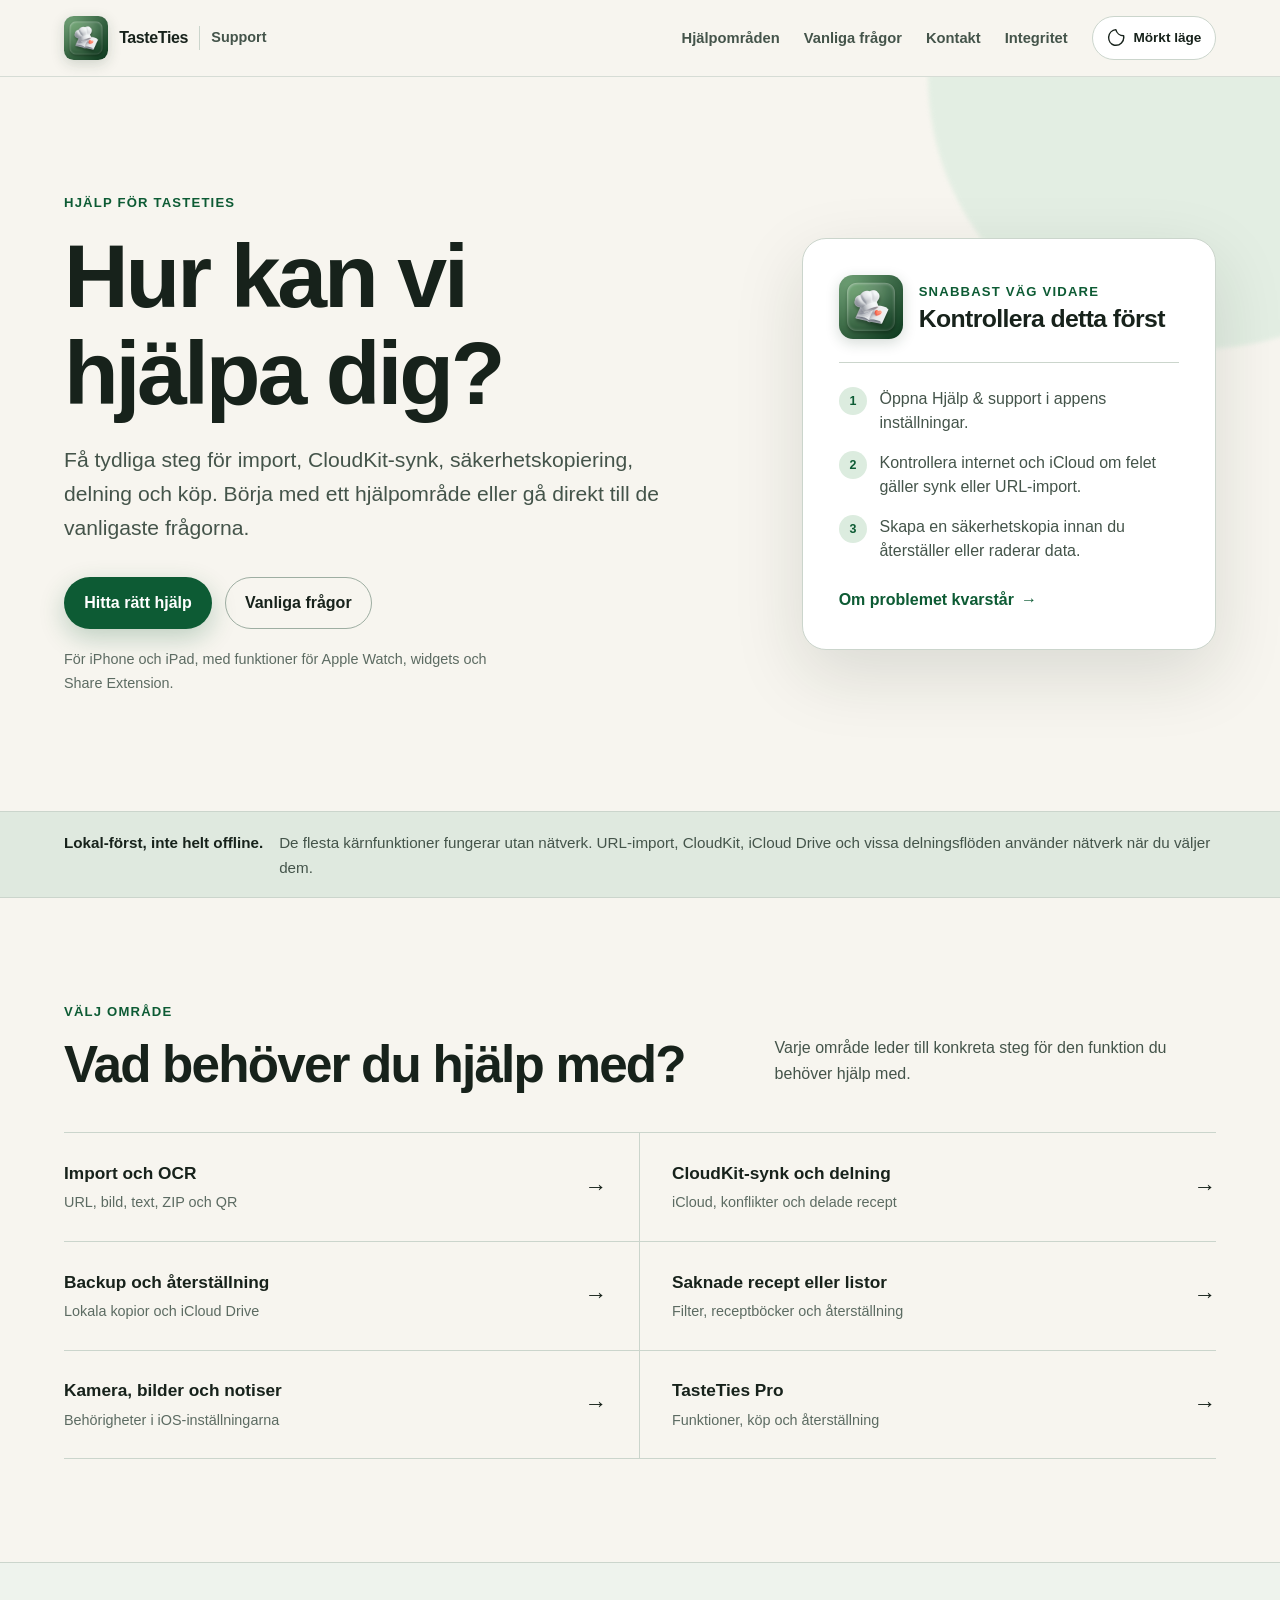
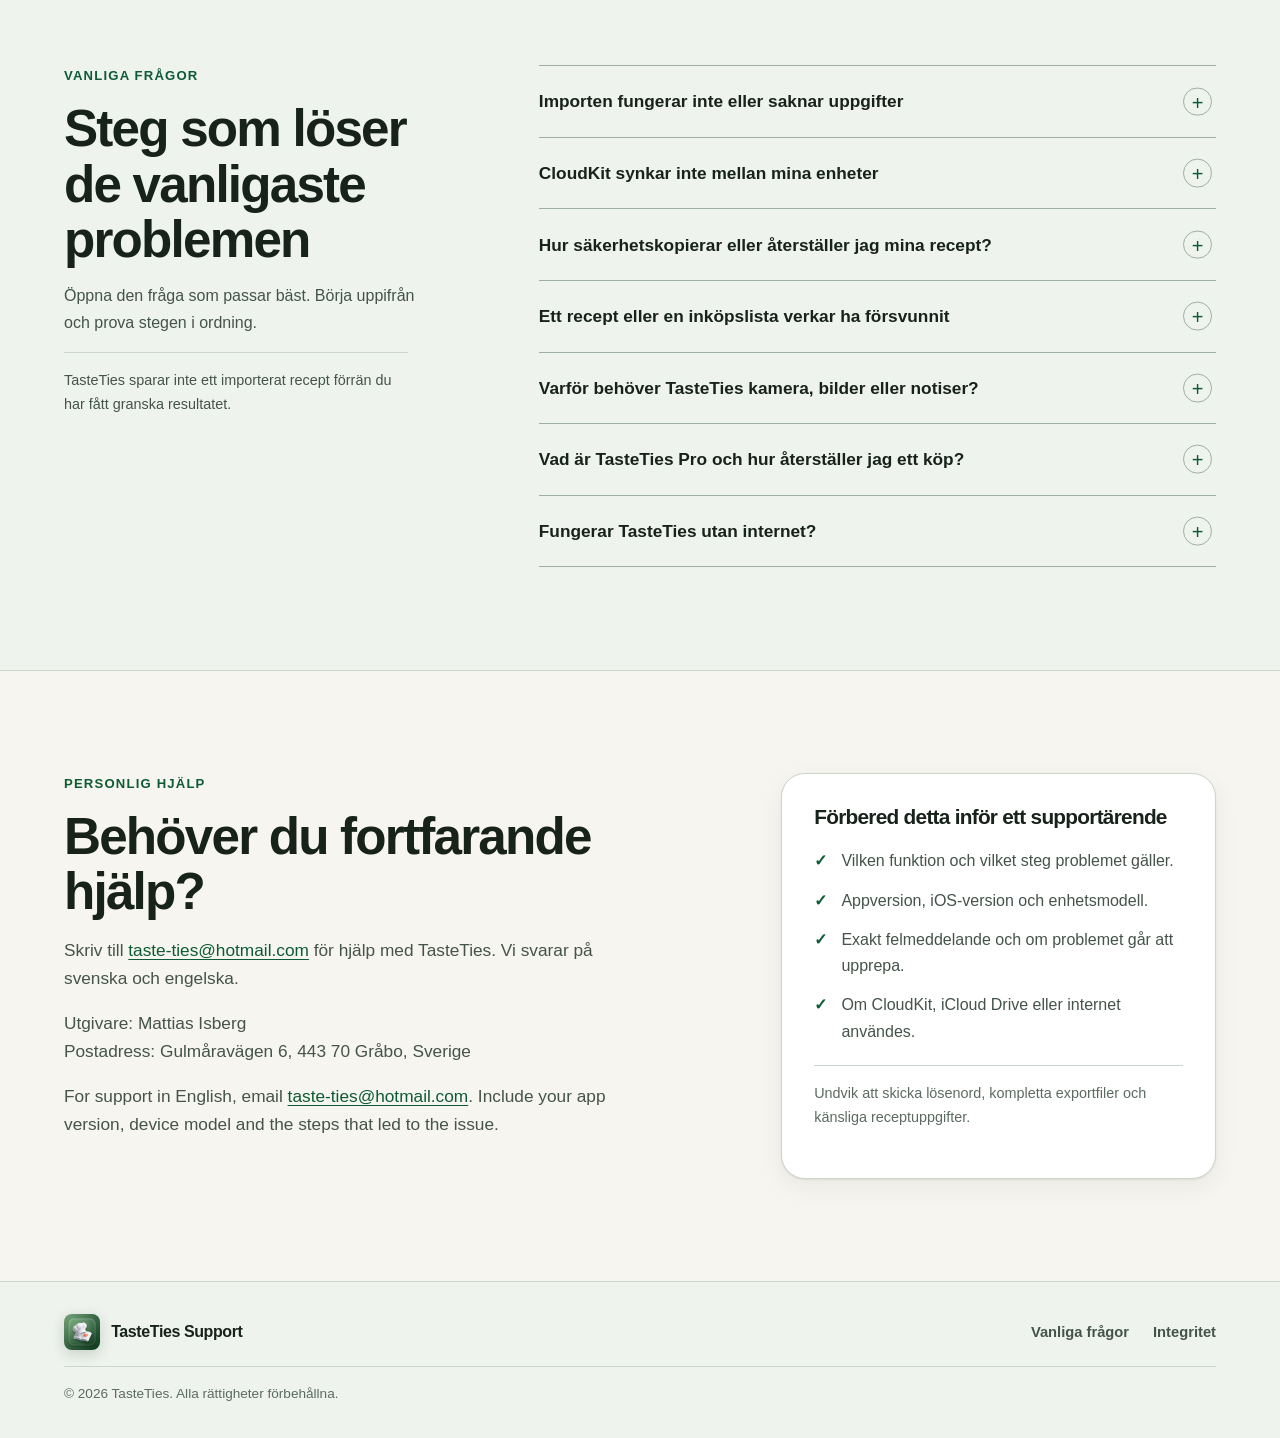
<file: index.html>
<!DOCTYPE html>
<html lang="sv" data-theme="light">
<head>
  <meta charset="UTF-8">
  <meta name="viewport" content="width=device-width, initial-scale=1.0">
  <meta name="description" content="Hjälp och support för TasteTies. Få vägledning för receptimport, iCloud-synk, säkerhetskopiering, delning och TasteTies Pro.">
  <meta name="robots" content="index, follow">
  <meta name="theme-color" content="#F7F5EF">
  <link rel="canonical" href="https://materi86.github.io/TasteTies-support/index.html">
  <title>Hjälp och support – TasteTies</title>

  <link rel="icon" type="image/png" href="assets/app-icon.png">
  <link rel="stylesheet" href="css/style.css">
</head>
<body data-page="support">
  <a class="skip-link" href="#main-content">Hoppa till innehållet</a>

  <header class="site-header" id="main-header">
    <div class="container nav-container">
      <a href="index.html" class="logo" aria-label="TasteTies support – startsida">
        <img src="assets/app-icon.png" alt="" class="logo-img" width="44" height="44">
        <span>TasteTies</span>
        <span class="logo-context">Support</span>
      </a>

      <nav aria-label="Huvudnavigation" id="main-nav">
        <ul class="nav-links" id="nav-links">
          <li><a href="#hjalpomraden">Hjälpområden</a></li>
          <li><a href="#vanliga-fragor">Vanliga frågor</a></li>
          <li><a href="#kontakt">Kontakt</a></li>
          <li><a href="privacy.html">Integritet</a></li>
        </ul>
      </nav>

      <div class="nav-actions">
        <button id="theme-toggle" class="icon-button theme-toggle" type="button" aria-label="Byt till mörkt läge">
          <svg viewBox="0 0 24 24" aria-hidden="true" focusable="false">
            <path d="M12.3 2a10 10 0 0 0-1.9 19.5A10 10 0 0 0 22 9.7 10 10 0 0 1 12.3 2Z"/>
          </svg>
          <span class="theme-label">Mörkt läge</span>
        </button>
        <button id="mobile-toggle" class="icon-button mobile-menu-toggle" type="button" aria-label="Öppna meny" aria-controls="main-nav" aria-expanded="false">
          <svg viewBox="0 0 24 24" aria-hidden="true" focusable="false">
            <path d="M4 7h16M4 12h16M4 17h16"/>
          </svg>
        </button>
      </div>
    </div>
  </header>

  <main id="main-content" tabindex="-1">
    <section class="support-hero">
      <div class="container hero-grid">
        <div class="hero-copy">
          <p class="page-label">Hjälp för TasteTies</p>
          <h1>Hur kan vi hjälpa dig?</h1>
          <p class="hero-lead">
            Få tydliga steg för import, CloudKit-synk, säkerhetskopiering, delning och köp. Börja med ett hjälpområde eller gå direkt till de vanligaste frågorna.
          </p>
          <div class="hero-actions">
            <a class="button button-primary" href="#hjalpomraden">Hitta rätt hjälp</a>
            <a class="button button-secondary" href="#vanliga-fragor">Vanliga frågor</a>
          </div>
          <p class="platform-note">För iPhone och iPad, med funktioner för Apple Watch, widgets och Share Extension.</p>
        </div>

        <aside class="quick-help" aria-labelledby="quick-help-title">
          <div class="quick-help-heading">
            <img src="assets/app-icon.png" alt="" width="64" height="64">
            <div>
              <p class="status-label">Snabbast väg vidare</p>
              <h2 id="quick-help-title">Kontrollera detta först</h2>
            </div>
          </div>
          <ol class="checklist">
            <li>Öppna Hjälp &amp; support i appens inställningar.</li>
            <li>Kontrollera internet och iCloud om felet gäller synk eller URL-import.</li>
            <li>Skapa en säkerhetskopia innan du återställer eller raderar data.</li>
          </ol>
          <a class="text-link" href="#kontakt">Om problemet kvarstår <span aria-hidden="true">→</span></a>
        </aside>
      </div>
    </section>

    <section class="truth-strip" aria-label="Viktigt om lagring och nätverk">
      <div class="container truth-strip-inner">
        <strong>Lokal-först, inte helt offline.</strong>
        <span>De flesta kärnfunktioner fungerar utan nätverk. URL-import, CloudKit, iCloud Drive och vissa delningsflöden använder nätverk när du väljer dem.</span>
      </div>
    </section>

    <section class="section" id="hjalpomraden">
      <div class="container">
        <div class="section-heading split-heading">
          <div>
            <p class="page-label">Välj område</p>
            <h2>Vad behöver du hjälp med?</h2>
          </div>
          <p>Varje område leder till konkreta steg för den funktion du behöver hjälp med.</p>
        </div>

        <div class="topic-list">
          <a class="topic-link" href="#faq-import">
            <span><strong>Import och OCR</strong><small>URL, bild, text, ZIP och QR</small></span>
            <span aria-hidden="true">→</span>
          </a>
          <a class="topic-link" href="#faq-cloudkit">
            <span><strong>CloudKit-synk och delning</strong><small>iCloud, konflikter och delade recept</small></span>
            <span aria-hidden="true">→</span>
          </a>
          <a class="topic-link" href="#faq-backup">
            <span><strong>Backup och återställning</strong><small>Lokala kopior och iCloud Drive</small></span>
            <span aria-hidden="true">→</span>
          </a>
          <a class="topic-link" href="#faq-data">
            <span><strong>Saknade recept eller listor</strong><small>Filter, receptböcker och återställning</small></span>
            <span aria-hidden="true">→</span>
          </a>
          <a class="topic-link" href="#faq-behorigheter">
            <span><strong>Kamera, bilder och notiser</strong><small>Behörigheter i iOS-inställningarna</small></span>
            <span aria-hidden="true">→</span>
          </a>
          <a class="topic-link" href="#faq-pro">
            <span><strong>TasteTies Pro</strong><small>Funktioner, köp och återställning</small></span>
            <span aria-hidden="true">→</span>
          </a>
        </div>
      </div>
    </section>

    <section class="section section-muted" id="vanliga-fragor">
      <div class="container faq-layout">
        <div class="faq-intro">
          <p class="page-label">Vanliga frågor</p>
          <h2>Steg som löser de vanligaste problemen</h2>
          <p>Öppna den fråga som passar bäst. Börja uppifrån och prova stegen i ordning.</p>
          <p class="small-note">TasteTies sparar inte ett importerat recept förrän du har fått granska resultatet.</p>
        </div>

        <div class="faq-list">
          <details class="faq-item" id="faq-import">
            <summary>Importen fungerar inte eller saknar uppgifter</summary>
            <div class="faq-answer">
              <ol>
                <li>Öppna <strong>Nytt recept</strong> och kontrollera att du har valt rätt metod: URL, ZIP-paket, bild, text eller QR-kod.</li>
                <li>URL-import kräver internet. Kontrollera länken och prova igen.</li>
                <li>Granska alltid resultatet och fyll i uppgifter som saknas före sparning.</li>
                <li>Prova textimport eller manuell inmatning om webbplatsen inte kan tolkas.</li>
              </ol>
            </div>
          </details>

          <details class="faq-item" id="faq-cloudkit">
            <summary>CloudKit synkar inte mellan mina enheter</summary>
            <div class="faq-answer">
              <ol>
                <li>Kontrollera att båda enheterna använder rätt iCloud-konto och har internet.</li>
                <li>Öppna <strong>Inställningar → Hantera CloudKit-synk</strong> och kontrollera att synk är aktiverad.</li>
                <li>Vänta tills pågående synk är klar innan samma innehåll redigeras på en annan enhet.</li>
                <li>Stäng och öppna den berörda vyn igen. Starta om appen om problemet fortsätter.</li>
              </ol>
              <p>CloudKit-synk och iCloud Drive-säkerhetskopiering är två separata funktioner.</p>
            </div>
          </details>

          <details class="faq-item" id="faq-backup">
            <summary>Hur säkerhetskopierar eller återställer jag mina recept?</summary>
            <div class="faq-answer">
              <p>Öppna <strong>Inställningar → Säkerhetskopiering</strong>. Skapa en ny kopia före en större ändring eller ett enhetsbyte och kontrollera datumet i backuphanteringen.</p>
              <p>Backupen innehåller databasposter. Bildfiler, veckoplaner utanför databasen och utkast följer inte med.</p>
              <p>En återställning kan ersätta den lokala datan. Skapa därför en extra aktuell kopia innan du återställer. Lokal backup, iCloud Drive-backup, CloudKit-synk och ZIP-export hanteras separat.</p>
            </div>
          </details>

          <details class="faq-item" id="faq-data">
            <summary>Ett recept eller en inköpslista verkar ha försvunnit</summary>
            <div class="faq-answer">
              <ol>
                <li>Kontrollera vald receptbok, sökning och aktiva filter.</li>
                <li>Öppna vyn igen så att innehållet läses in på nytt.</li>
                <li>Kontrollera iCloud-inloggning och synkstatus om CloudKit är aktiverat.</li>
                <li>Kontrollera din senaste säkerhetskopia innan du återställer eller tar bort något.</li>
              </ol>
            </div>
          </details>

          <details class="faq-item" id="faq-behorigheter">
            <summary>Varför behöver TasteTies kamera, bilder eller notiser?</summary>
            <div class="faq-answer">
              <p>Kameran används när du väljer att skanna en QR-kod eller fotografera ett recept. Bildbibliotek och filer används när du själv väljer material att importera eller bifoga. OCR behandlas på enheten.</p>
              <p>Notiser används för exempelvis timers och synkstatus. Behörigheter kan ändras i iOS-inställningarna, men den berörda funktionen kan då sluta fungera.</p>
            </div>
          </details>

          <details class="faq-item" id="faq-pro">
            <summary>Vad är TasteTies Pro och hur återställer jag ett köp?</summary>
            <div class="faq-answer">
              <p>När TasteTies Pro erbjuds i App Store är det ett engångsköp, inte en prenumeration. Tillgänglighet och lokaliserat pris visas i App Store och i appens köpvy.</p>
              <p>Gratisversionen omfattar en egen receptbok och en egen inköpslista med obegränsat innehåll, samt OCR, CloudKit-synk, backup, ZIP-export och mottagna delningar. Pro låser upp fler egna böcker och listor, möjligheten att initiera delning av egna samlingar samt formgivna PDF-kokböcker.</p>
              <p>Har du redan köpt Pro använder du <strong>Återställ köp</strong> i appens Pro-inställningar. Köp och återställning hanteras av Apple.</p>
            </div>
          </details>

          <details class="faq-item">
            <summary>Fungerar TasteTies utan internet?</summary>
            <div class="faq-answer">
              <p>De lokala kärnfunktionerna fungerar utan nätverk. URL-import, CloudKit-synk, iCloud Drive-backup, StoreKit och vissa delningsflöden kräver internet och tillgängliga Apple-tjänster.</p>
            </div>
          </details>
        </div>
      </div>
    </section>

    <section class="section contact-section" id="kontakt">
      <div class="container contact-layout">
        <div>
          <p class="page-label">Personlig hjälp</p>
          <h2>Behöver du fortfarande hjälp?</h2>
          <p>Skriv till <a href="mailto:taste-ties@hotmail.com">taste-ties@hotmail.com</a> för hjälp med TasteTies. Vi svarar på svenska och engelska.</p>
          <p>Utgivare: Mattias Isberg<br>Postadress: Gulmåravägen 6, 443 70 Gråbo, Sverige</p>
          <p lang="en">For support in English, email <a href="mailto:taste-ties@hotmail.com">taste-ties@hotmail.com</a>. Include your app version, device model and the steps that led to the issue.</p>
        </div>
        <div class="contact-prep">
          <h3>Förbered detta inför ett supportärende</h3>
          <ul class="check-list">
            <li>Vilken funktion och vilket steg problemet gäller.</li>
            <li>Appversion, iOS-version och enhetsmodell.</li>
            <li>Exakt felmeddelande och om problemet går att upprepa.</li>
            <li>Om CloudKit, iCloud Drive eller internet användes.</li>
          </ul>
          <p class="privacy-note">Undvik att skicka lösenord, kompletta exportfiler och känsliga receptuppgifter.</p>
        </div>
      </div>
    </section>
  </main>

  <footer class="site-footer">
    <div class="container footer-grid">
      <a href="index.html" class="footer-brand">
        <img src="assets/app-icon.png" alt="" width="36" height="36">
        <span>TasteTies Support</span>
      </a>
      <nav aria-label="Sidfot">
        <ul class="footer-nav">
          <li><a href="#vanliga-fragor">Vanliga frågor</a></li>
          <li><a href="privacy.html">Integritet</a></li>
        </ul>
      </nav>
      <p class="copyright">© <span data-current-year>2026</span> TasteTies. Alla rättigheter förbehållna.</p>
    </div>
  </footer>

  <script src="js/main.js"></script>
</body>
</html>
</file>
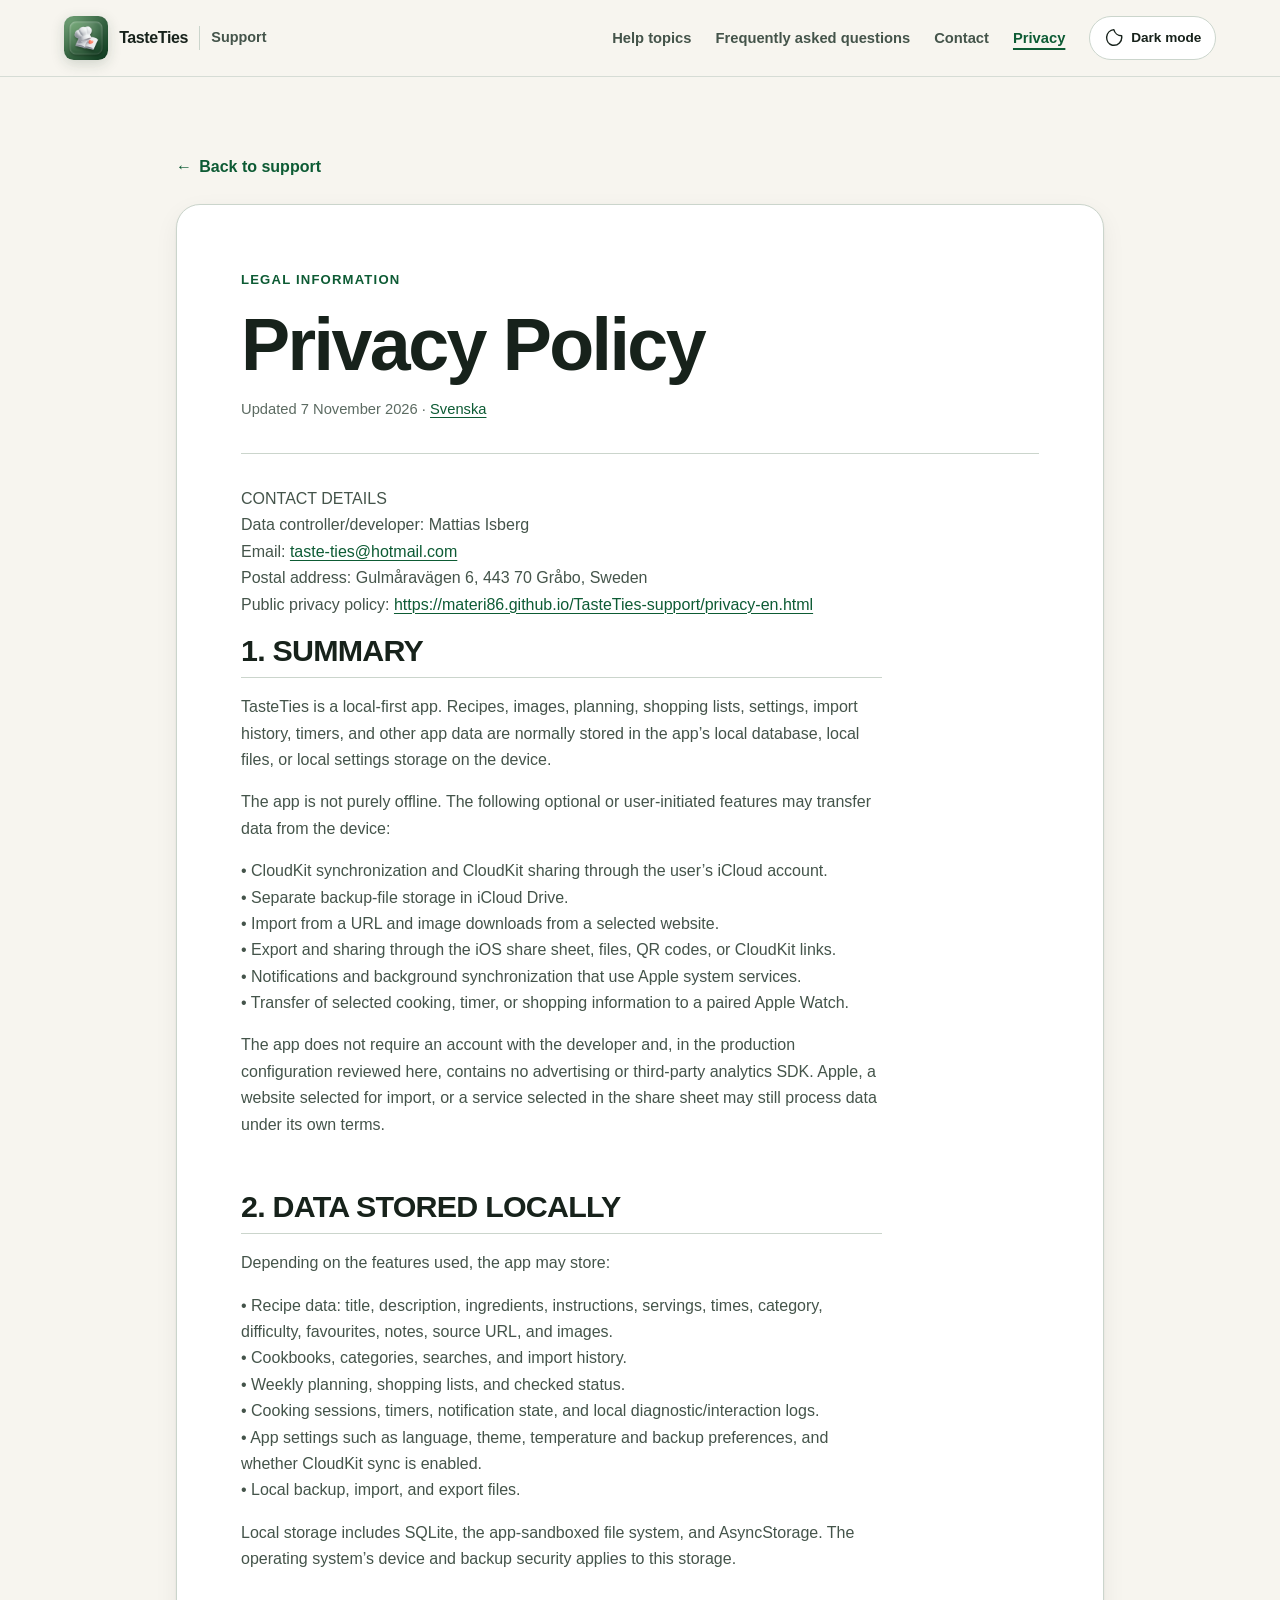
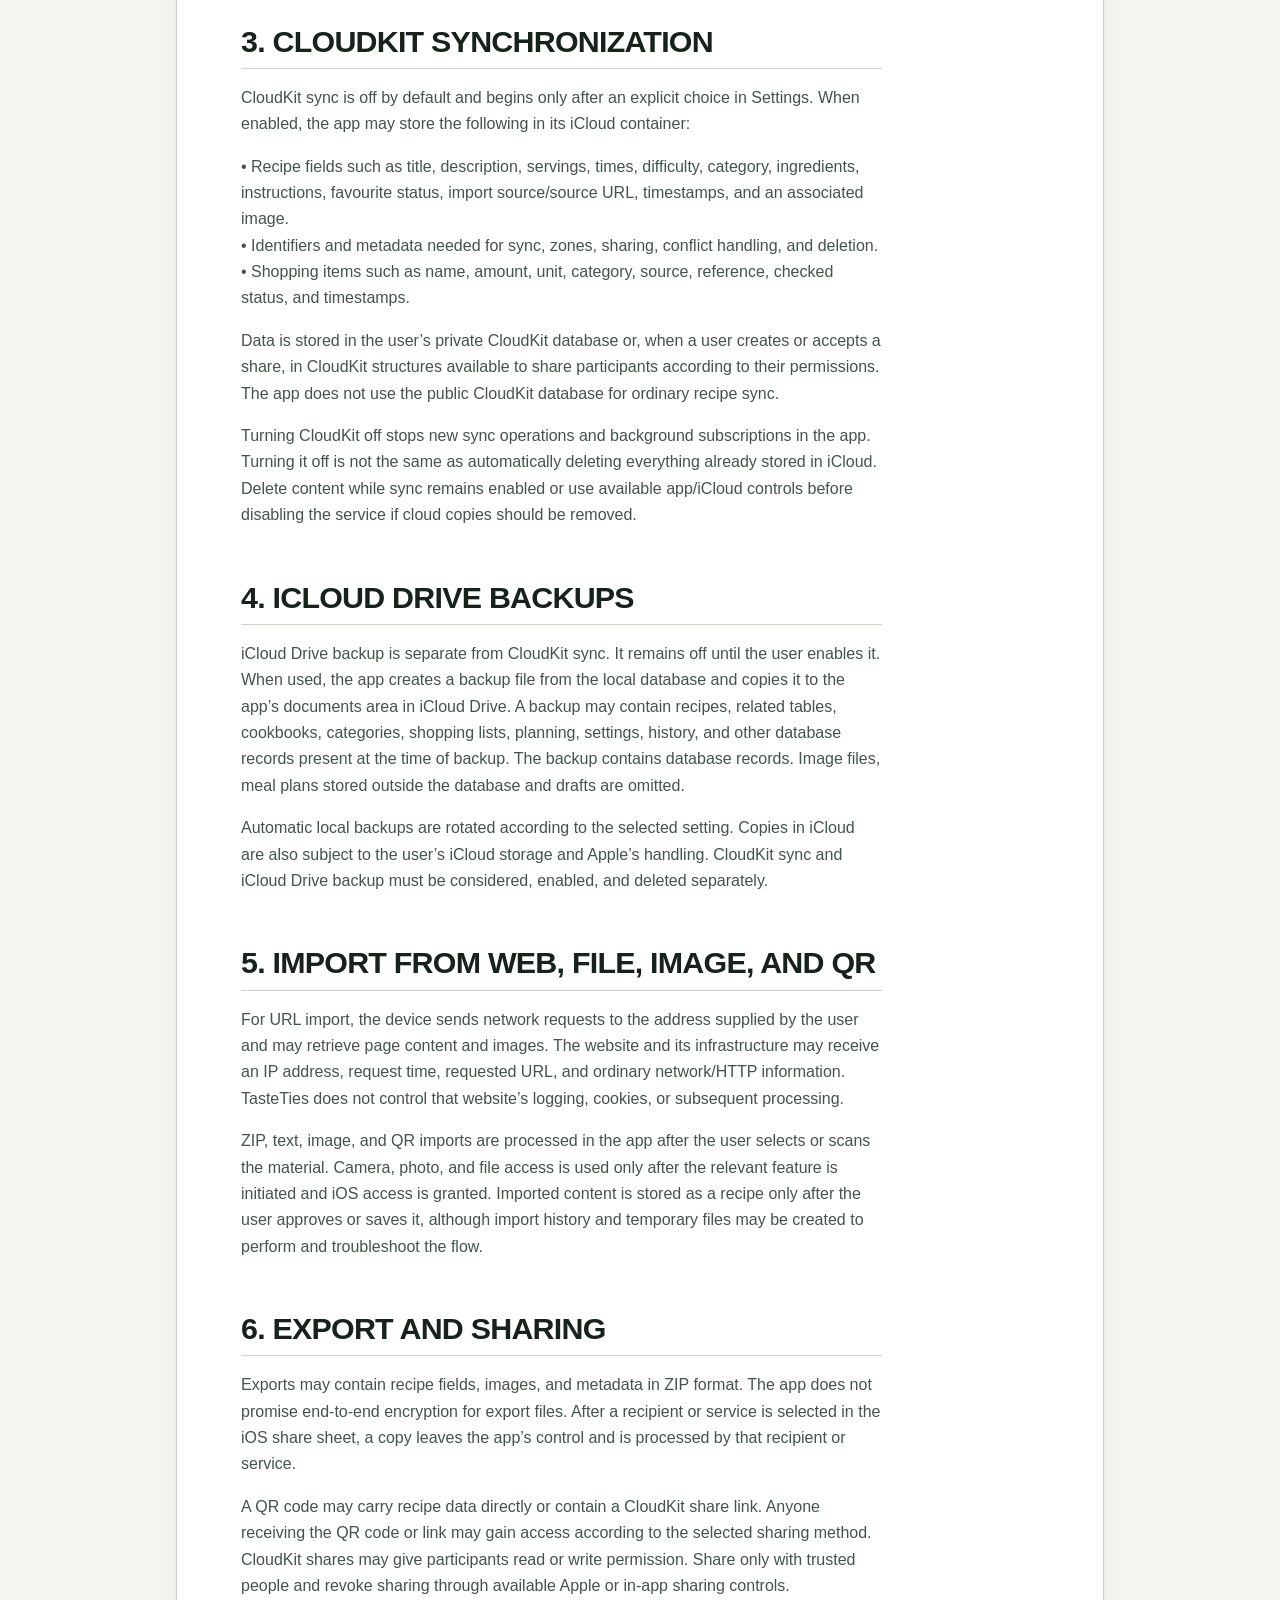
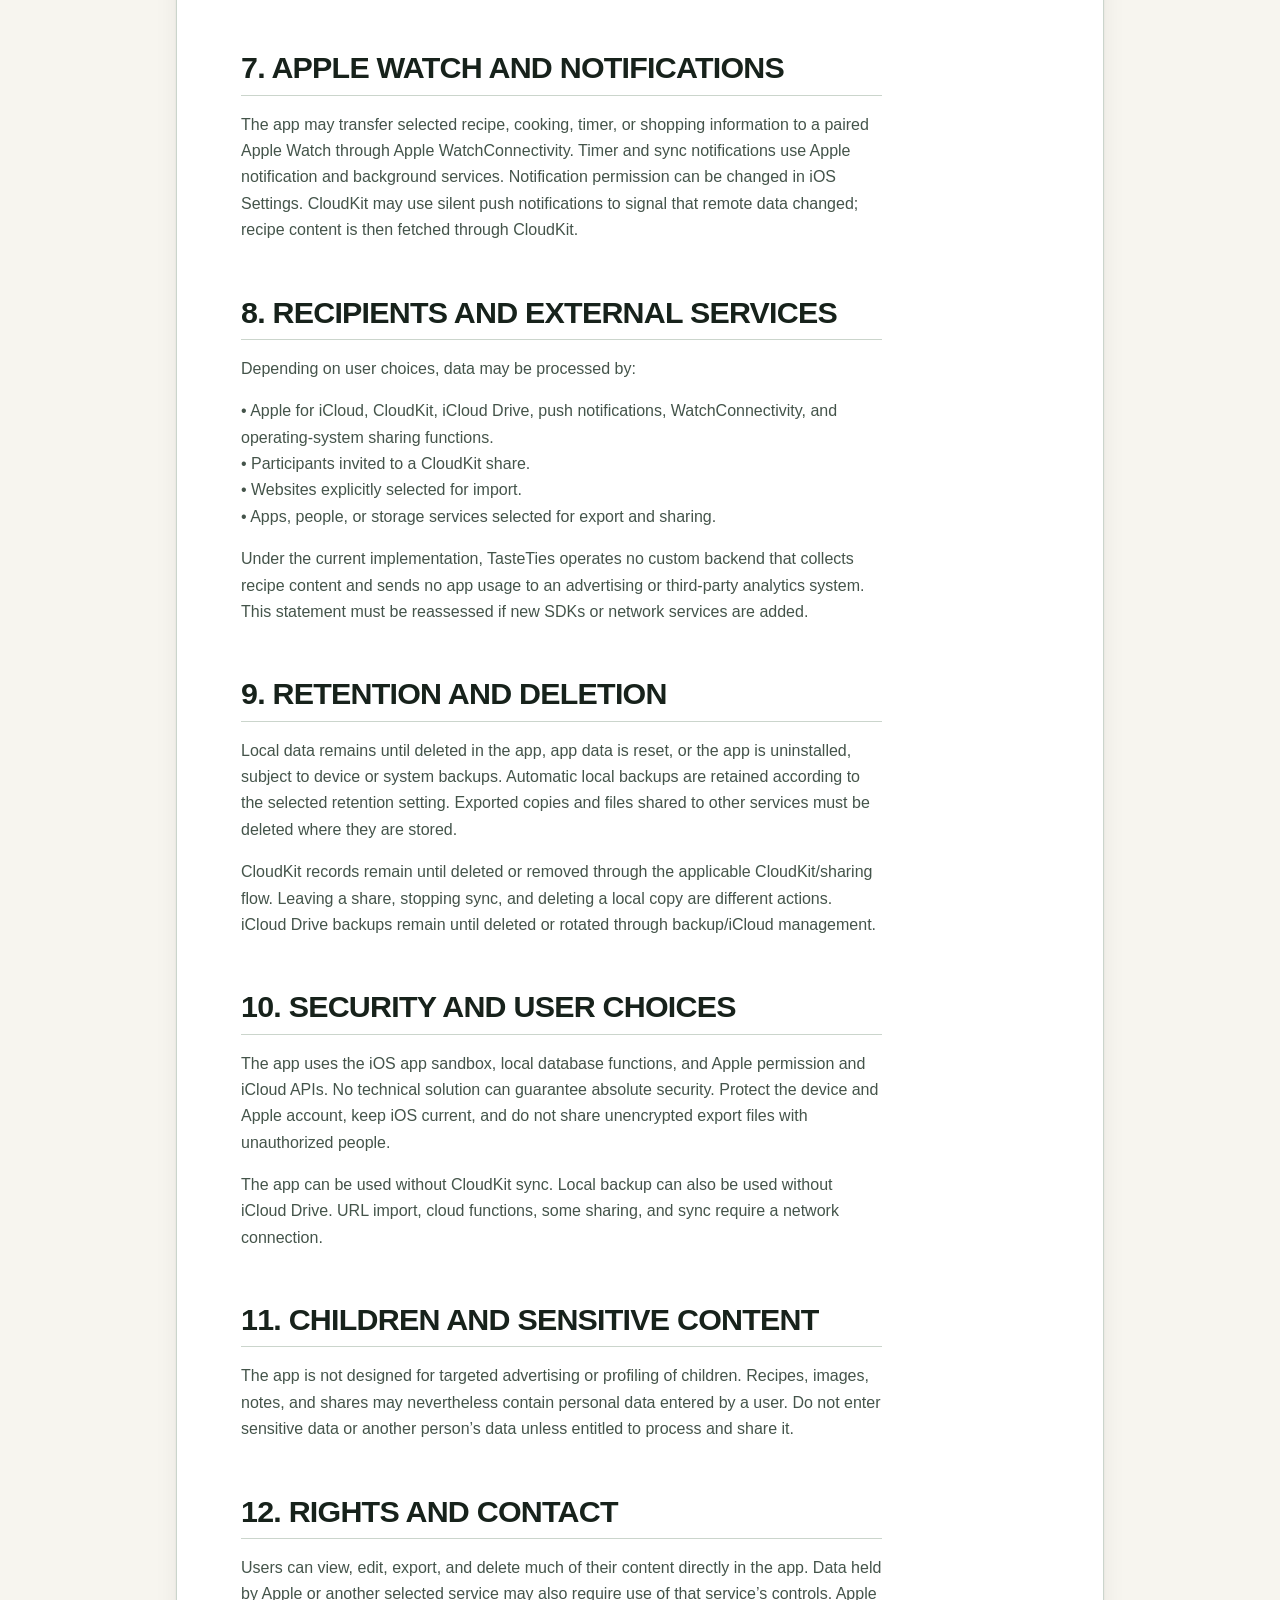
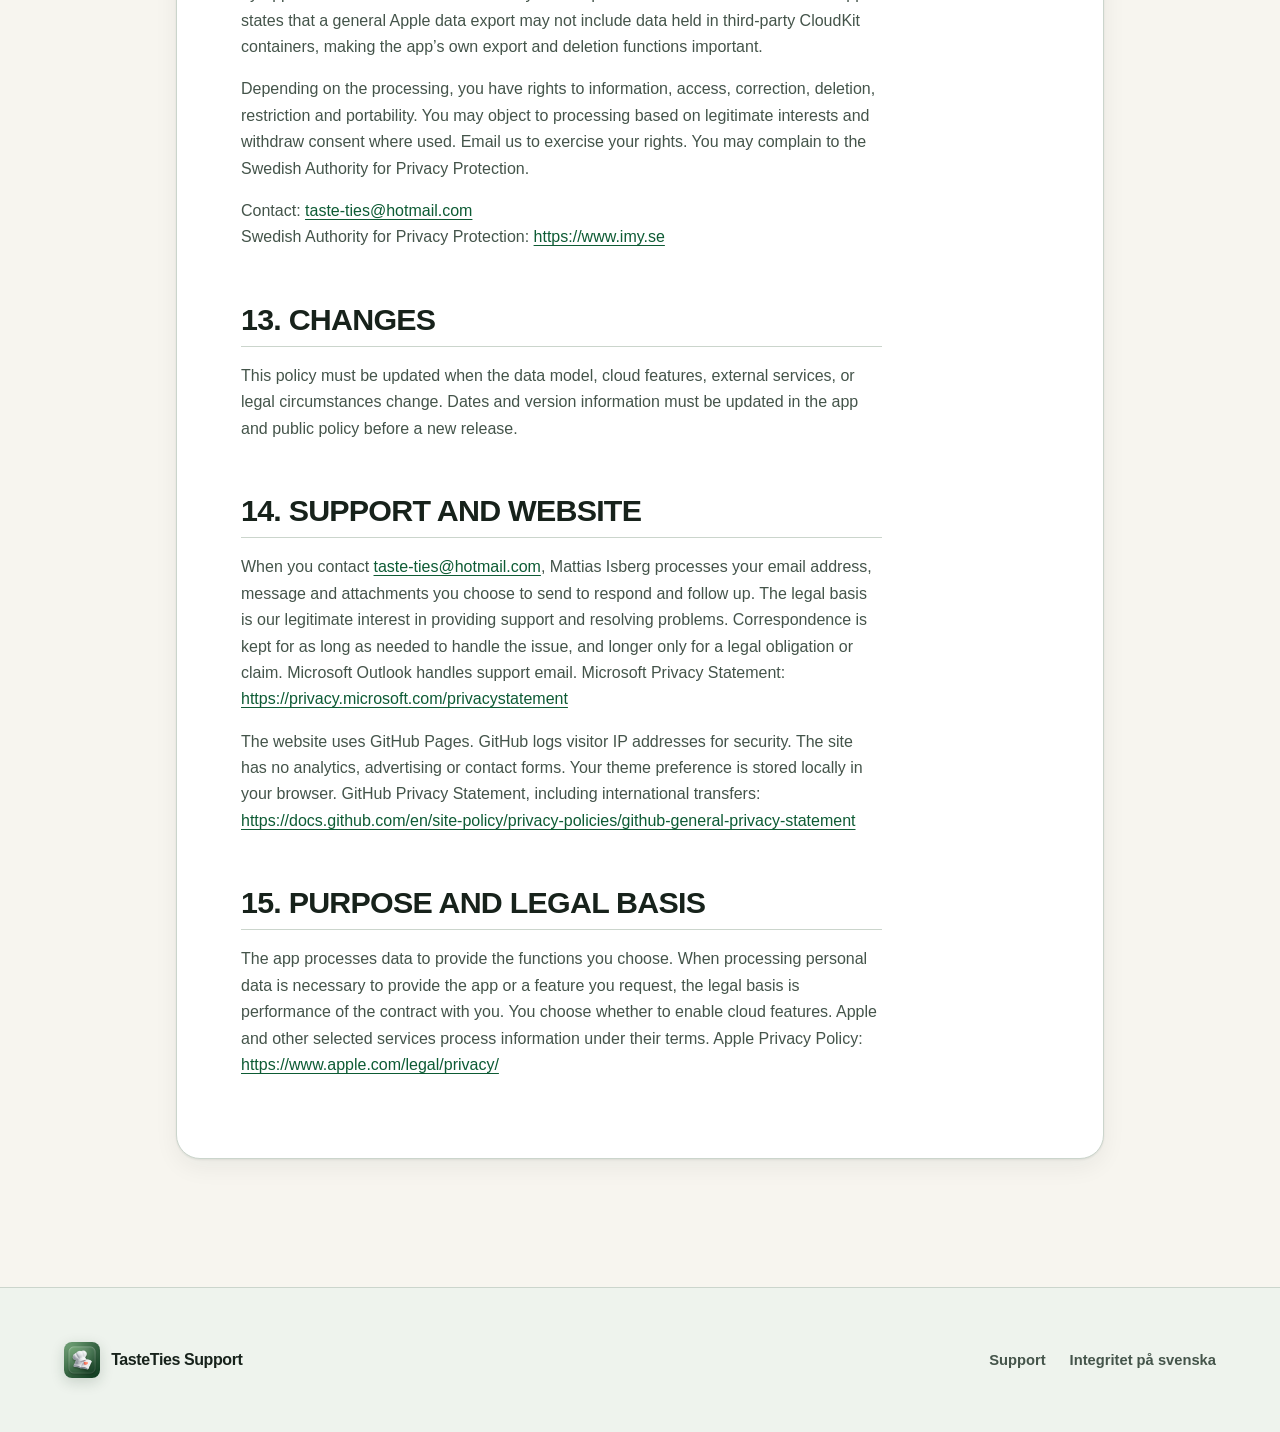
<file: privacy-en.html>
<!DOCTYPE html>
<html lang="en" data-theme="light">
<head>
  <meta charset="UTF-8">
  <meta name="viewport" content="width=device-width, initial-scale=1.0">
  <meta name="description" content="How TasteTies handles information in the app, on this website and when you contact support.">
  <meta name="robots" content="index, follow">
  <meta name="theme-color" content="#F7F5EF">
  <link rel="canonical" href="https://materi86.github.io/TasteTies-support/privacy-en.html">
  <title>Privacy Policy – TasteTies</title>

  <link rel="icon" type="image/png" href="assets/app-icon.png">
  <link rel="stylesheet" href="css/style.css">
</head>
<body data-page="privacy">
  <a class="skip-link" href="#main-content">Skip to content</a>

  <header class="site-header" id="main-header">
    <div class="container nav-container">
      <a href="index.html" class="logo" aria-label="TasteTies support home">
        <img src="assets/app-icon.png" alt="" class="logo-img" width="44" height="44">
        <span>TasteTies</span>
        <span class="logo-context">Support</span>
      </a>
      <nav aria-label="Main navigation" id="main-nav">
        <ul class="nav-links" id="nav-links">
          <li><a href="index.html#hjalpomraden">Help topics</a></li>
          <li><a href="index.html#vanliga-fragor">Frequently asked questions</a></li>
          <li><a href="index.html#kontakt">Contact</a></li>
          <li><a href="privacy-en.html" aria-current="page">Privacy</a></li>
        </ul>
      </nav>
      <div class="nav-actions">
        <button id="theme-toggle" class="icon-button theme-toggle" type="button" aria-label="Switch to dark mode">
          <svg viewBox="0 0 24 24" aria-hidden="true" focusable="false"><path d="M12.3 2a10 10 0 0 0-1.9 19.5A10 10 0 0 0 22 9.7 10 10 0 0 1 12.3 2Z"/></svg>
          <span class="theme-label">Dark mode</span>
        </button>
        <button id="mobile-toggle" class="icon-button mobile-menu-toggle" type="button" aria-label="Open menu" aria-controls="main-nav" aria-expanded="false">
          <svg viewBox="0 0 24 24" aria-hidden="true" focusable="false"><path d="M4 7h16M4 12h16M4 17h16"/></svg>
        </button>
      </div>
    </div>
  </header>

  <main class="policy-page" id="main-content" tabindex="-1">
    <div class="container policy-shell">
      <a href="index.html" class="back-link"><span aria-hidden="true">←</span> Back to support</a>

      <article class="policy-card">
        <header class="policy-header">
          <p class="page-label">Legal information</p>
          <h1>Privacy Policy</h1>
          <p class="policy-meta">Updated 7 November 2026 · <a href="privacy.html" hreflang="sv" lang="sv">Svenska</a></p>
        </header>

        <div class="policy-content">
          <p>CONTACT DETAILS<br>
Data controller/developer: Mattias Isberg<br>
Email: <a href="mailto:taste-ties@hotmail.com">taste-ties@hotmail.com</a><br>
Postal address: Gulmåravägen 6, 443 70 Gråbo, Sweden<br>
Public privacy policy: <a href="https://materi86.github.io/TasteTies-support/privacy-en.html">https://materi86.github.io/TasteTies-support/privacy-en.html</a></p>
          <section><h2>1. SUMMARY</h2>
          <p>TasteTies is a local-first app. Recipes, images, planning, shopping lists, settings, import history, timers, and other app data are normally stored in the app’s local database, local files, or local settings storage on the device.</p>
          <p>The app is not purely offline. The following optional or user-initiated features may transfer data from the device:</p>
          <p>• CloudKit synchronization and CloudKit sharing through the user’s iCloud account.<br>
• Separate backup-file storage in iCloud Drive.<br>
• Import from a URL and image downloads from a selected website.<br>
• Export and sharing through the iOS share sheet, files, QR codes, or CloudKit links.<br>
• Notifications and background synchronization that use Apple system services.<br>
• Transfer of selected cooking, timer, or shopping information to a paired Apple Watch.</p>
          <p>The app does not require an account with the developer and, in the production configuration reviewed here, contains no advertising or third-party analytics SDK. Apple, a website selected for import, or a service selected in the share sheet may still process data under its own terms.</p>
          </section>
          <section><h2>2. DATA STORED LOCALLY</h2>
          <p>Depending on the features used, the app may store:</p>
          <p>• Recipe data: title, description, ingredients, instructions, servings, times, category, difficulty, favourites, notes, source URL, and images.<br>
• Cookbooks, categories, searches, and import history.<br>
• Weekly planning, shopping lists, and checked status.<br>
• Cooking sessions, timers, notification state, and local diagnostic/interaction logs.<br>
• App settings such as language, theme, temperature and backup preferences, and whether CloudKit sync is enabled.<br>
• Local backup, import, and export files.</p>
          <p>Local storage includes SQLite, the app-sandboxed file system, and AsyncStorage. The operating system’s device and backup security applies to this storage.</p>
          </section>
          <section><h2>3. CLOUDKIT SYNCHRONIZATION</h2>
          <p>CloudKit sync is off by default and begins only after an explicit choice in Settings. When enabled, the app may store the following in its iCloud container:</p>
          <p>• Recipe fields such as title, description, servings, times, difficulty, category, ingredients, instructions, favourite status, import source/source URL, timestamps, and an associated image.<br>
• Identifiers and metadata needed for sync, zones, sharing, conflict handling, and deletion.<br>
• Shopping items such as name, amount, unit, category, source, reference, checked status, and timestamps.</p>
          <p>Data is stored in the user’s private CloudKit database or, when a user creates or accepts a share, in CloudKit structures available to share participants according to their permissions. The app does not use the public CloudKit database for ordinary recipe sync.</p>
          <p>Turning CloudKit off stops new sync operations and background subscriptions in the app. Turning it off is not the same as automatically deleting everything already stored in iCloud. Delete content while sync remains enabled or use available app/iCloud controls before disabling the service if cloud copies should be removed.</p>
          </section>
          <section><h2>4. ICLOUD DRIVE BACKUPS</h2>
          <p>iCloud Drive backup is separate from CloudKit sync. It remains off until the user enables it. When used, the app creates a backup file from the local database and copies it to the app’s documents area in iCloud Drive. A backup may contain recipes, related tables, cookbooks, categories, shopping lists, planning, settings, history, and other database records present at the time of backup. The backup contains database records. Image files, meal plans stored outside the database and drafts are omitted.</p>
          <p>Automatic local backups are rotated according to the selected setting. Copies in iCloud are also subject to the user’s iCloud storage and Apple’s handling. CloudKit sync and iCloud Drive backup must be considered, enabled, and deleted separately.</p>
          </section>
          <section><h2>5. IMPORT FROM WEB, FILE, IMAGE, AND QR</h2>
          <p>For URL import, the device sends network requests to the address supplied by the user and may retrieve page content and images. The website and its infrastructure may receive an IP address, request time, requested URL, and ordinary network/HTTP information. TasteTies does not control that website’s logging, cookies, or subsequent processing.</p>
          <p>ZIP, text, image, and QR imports are processed in the app after the user selects or scans the material. Camera, photo, and file access is used only after the relevant feature is initiated and iOS access is granted. Imported content is stored as a recipe only after the user approves or saves it, although import history and temporary files may be created to perform and troubleshoot the flow.</p>
          </section>
          <section><h2>6. EXPORT AND SHARING</h2>
          <p>Exports may contain recipe fields, images, and metadata in ZIP format. The app does not promise end-to-end encryption for export files. After a recipient or service is selected in the iOS share sheet, a copy leaves the app’s control and is processed by that recipient or service.</p>
          <p>A QR code may carry recipe data directly or contain a CloudKit share link. Anyone receiving the QR code or link may gain access according to the selected sharing method. CloudKit shares may give participants read or write permission. Share only with trusted people and revoke sharing through available Apple or in-app sharing controls.</p>
          </section>
          <section><h2>7. APPLE WATCH AND NOTIFICATIONS</h2>
          <p>The app may transfer selected recipe, cooking, timer, or shopping information to a paired Apple Watch through Apple WatchConnectivity. Timer and sync notifications use Apple notification and background services. Notification permission can be changed in iOS Settings. CloudKit may use silent push notifications to signal that remote data changed; recipe content is then fetched through CloudKit.</p>
          </section>
          <section><h2>8. RECIPIENTS AND EXTERNAL SERVICES</h2>
          <p>Depending on user choices, data may be processed by:</p>
          <p>• Apple for iCloud, CloudKit, iCloud Drive, push notifications, WatchConnectivity, and operating-system sharing functions.<br>
• Participants invited to a CloudKit share.<br>
• Websites explicitly selected for import.<br>
• Apps, people, or storage services selected for export and sharing.</p>
          <p>Under the current implementation, TasteTies operates no custom backend that collects recipe content and sends no app usage to an advertising or third-party analytics system. This statement must be reassessed if new SDKs or network services are added.</p>
          </section>
          <section><h2>9. RETENTION AND DELETION</h2>
          <p>Local data remains until deleted in the app, app data is reset, or the app is uninstalled, subject to device or system backups. Automatic local backups are retained according to the selected retention setting. Exported copies and files shared to other services must be deleted where they are stored.</p>
          <p>CloudKit records remain until deleted or removed through the applicable CloudKit/sharing flow. Leaving a share, stopping sync, and deleting a local copy are different actions. iCloud Drive backups remain until deleted or rotated through backup/iCloud management.</p>
          </section>
          <section><h2>10. SECURITY AND USER CHOICES</h2>
          <p>The app uses the iOS app sandbox, local database functions, and Apple permission and iCloud APIs. No technical solution can guarantee absolute security. Protect the device and Apple account, keep iOS current, and do not share unencrypted export files with unauthorized people.</p>
          <p>The app can be used without CloudKit sync. Local backup can also be used without iCloud Drive. URL import, cloud functions, some sharing, and sync require a network connection.</p>
          </section>
          <section><h2>11. CHILDREN AND SENSITIVE CONTENT</h2>
          <p>The app is not designed for targeted advertising or profiling of children. Recipes, images, notes, and shares may nevertheless contain personal data entered by a user. Do not enter sensitive data or another person’s data unless entitled to process and share it.</p>
          </section>
          <section><h2>12. RIGHTS AND CONTACT</h2>
          <p>Users can view, edit, export, and delete much of their content directly in the app. Data held by Apple or another selected service may also require use of that service’s controls. Apple states that a general Apple data export may not include data held in third-party CloudKit containers, making the app’s own export and deletion functions important.</p>
          <p>Depending on the processing, you have rights to information, access, correction, deletion, restriction and portability. You may object to processing based on legitimate interests and withdraw consent where used. Email us to exercise your rights. You may complain to the Swedish Authority for Privacy Protection.</p>
          <p>Contact: <a href="mailto:taste-ties@hotmail.com">taste-ties@hotmail.com</a><br>
Swedish Authority for Privacy Protection: <a href="https://www.imy.se">https://www.imy.se</a></p>
          </section>
          <section><h2>13. CHANGES</h2>
          <p>This policy must be updated when the data model, cloud features, external services, or legal circumstances change. Dates and version information must be updated in the app and public policy before a new release.</p>
          </section>
          <section><h2>14. SUPPORT AND WEBSITE</h2>
          <p>When you contact <a href="mailto:taste-ties@hotmail.com">taste-ties@hotmail.com</a>, Mattias Isberg processes your email address, message and attachments you choose to send to respond and follow up. The legal basis is our legitimate interest in providing support and resolving problems. Correspondence is kept for as long as needed to handle the issue, and longer only for a legal obligation or claim. Microsoft Outlook handles support email. Microsoft Privacy Statement: <a href="https://privacy.microsoft.com/privacystatement">https://privacy.microsoft.com/privacystatement</a></p>
          <p>The website uses GitHub Pages. GitHub logs visitor IP addresses for security. The site has no analytics, advertising or contact forms. Your theme preference is stored locally in your browser. GitHub Privacy Statement, including international transfers: <a href="https://docs.github.com/en/site-policy/privacy-policies/github-general-privacy-statement">https://docs.github.com/en/site-policy/privacy-policies/github-general-privacy-statement</a></p>
          </section>
          <section><h2>15. PURPOSE AND LEGAL BASIS</h2>
          <p>The app processes data to provide the functions you choose. When processing personal data is necessary to provide the app or a feature you request, the legal basis is performance of the contract with you. You choose whether to enable cloud features. Apple and other selected services process information under their terms. Apple Privacy Policy: <a href="https://www.apple.com/legal/privacy/">https://www.apple.com/legal/privacy/</a></p>
          </section>
        </div>
      </article>
    </div>
  </main>

  <footer class="site-footer">
    <div class="container footer-grid">
      <a href="index.html" class="footer-brand"><img src="assets/app-icon.png" alt="" width="36" height="36"><span>TasteTies Support</span></a>
      <nav aria-label="Footer"><ul class="footer-nav"><li><a href="index.html#kontakt">Support</a></li><li><a href="privacy.html" hreflang="sv" lang="sv">Integritet på svenska</a></li></ul></nav>
    </div>
  </footer>

  <script src="js/main.js"></script>
</body>
</html>
</file>
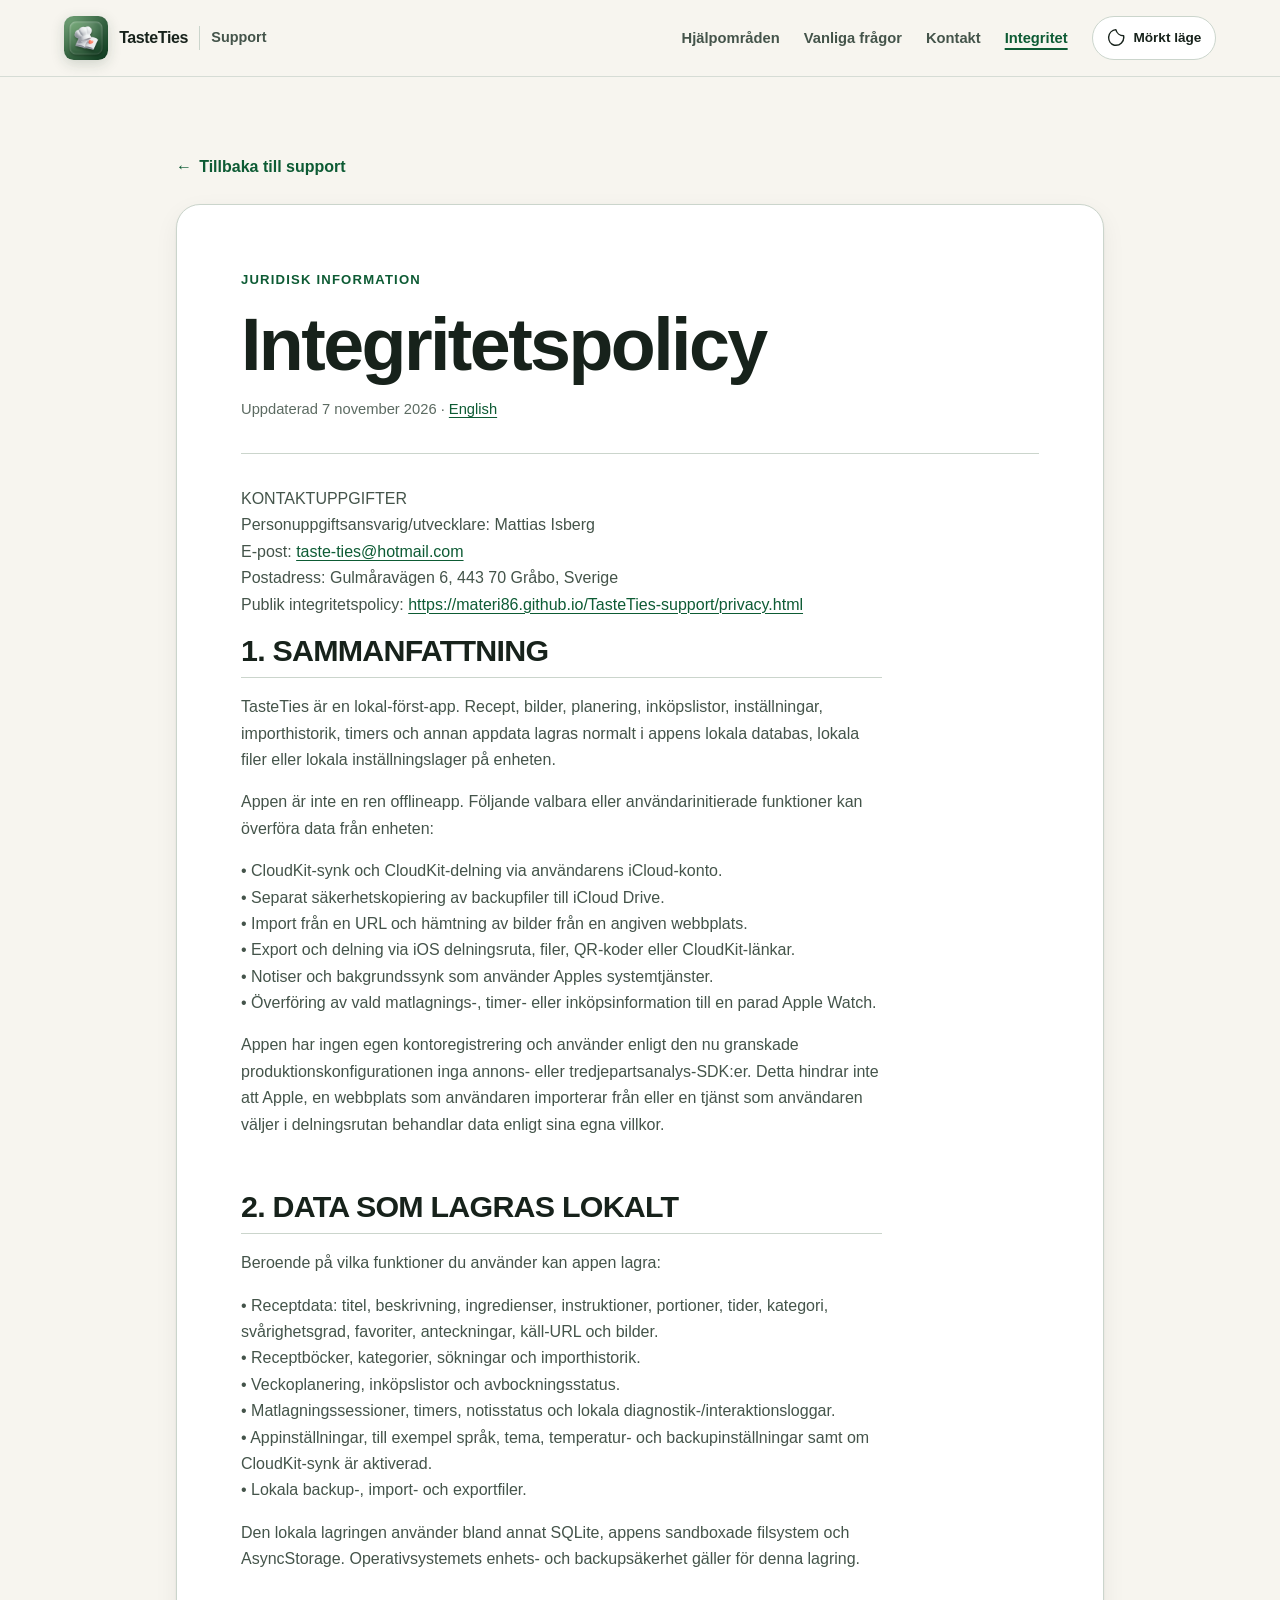
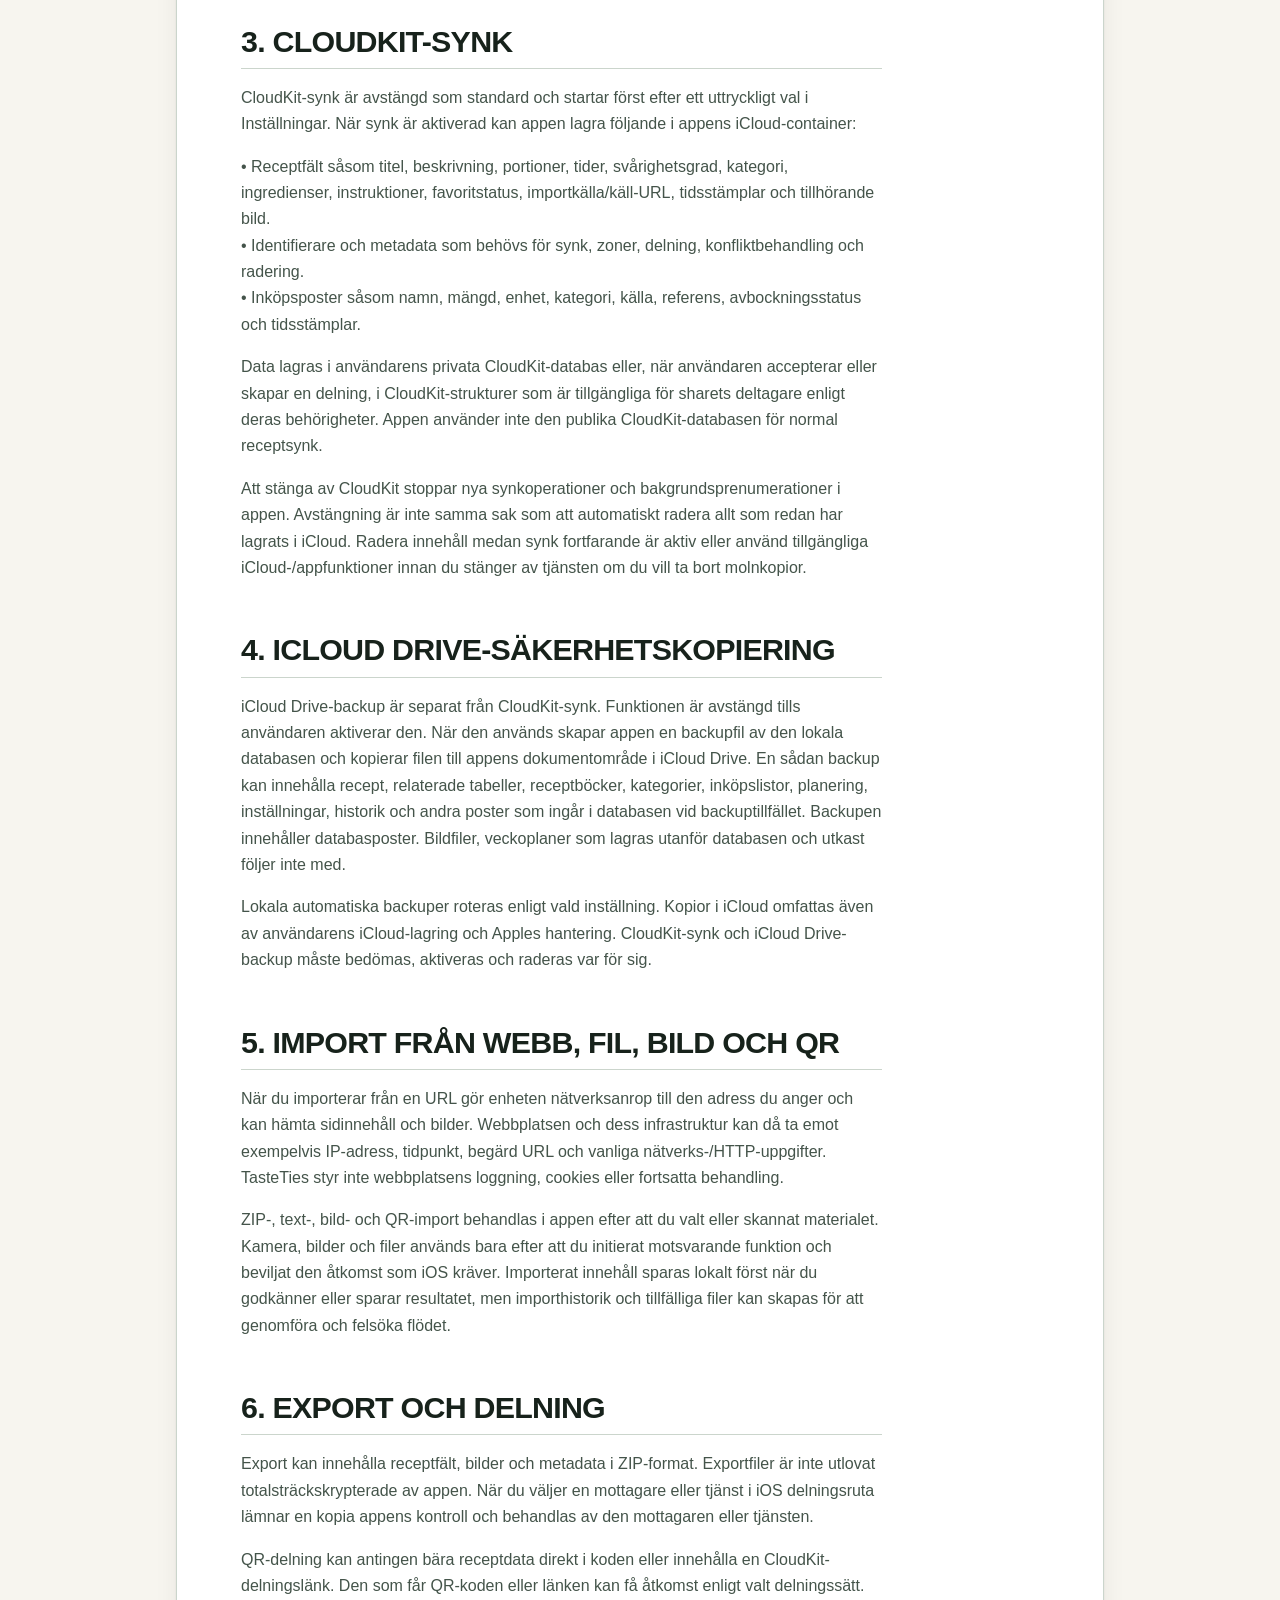
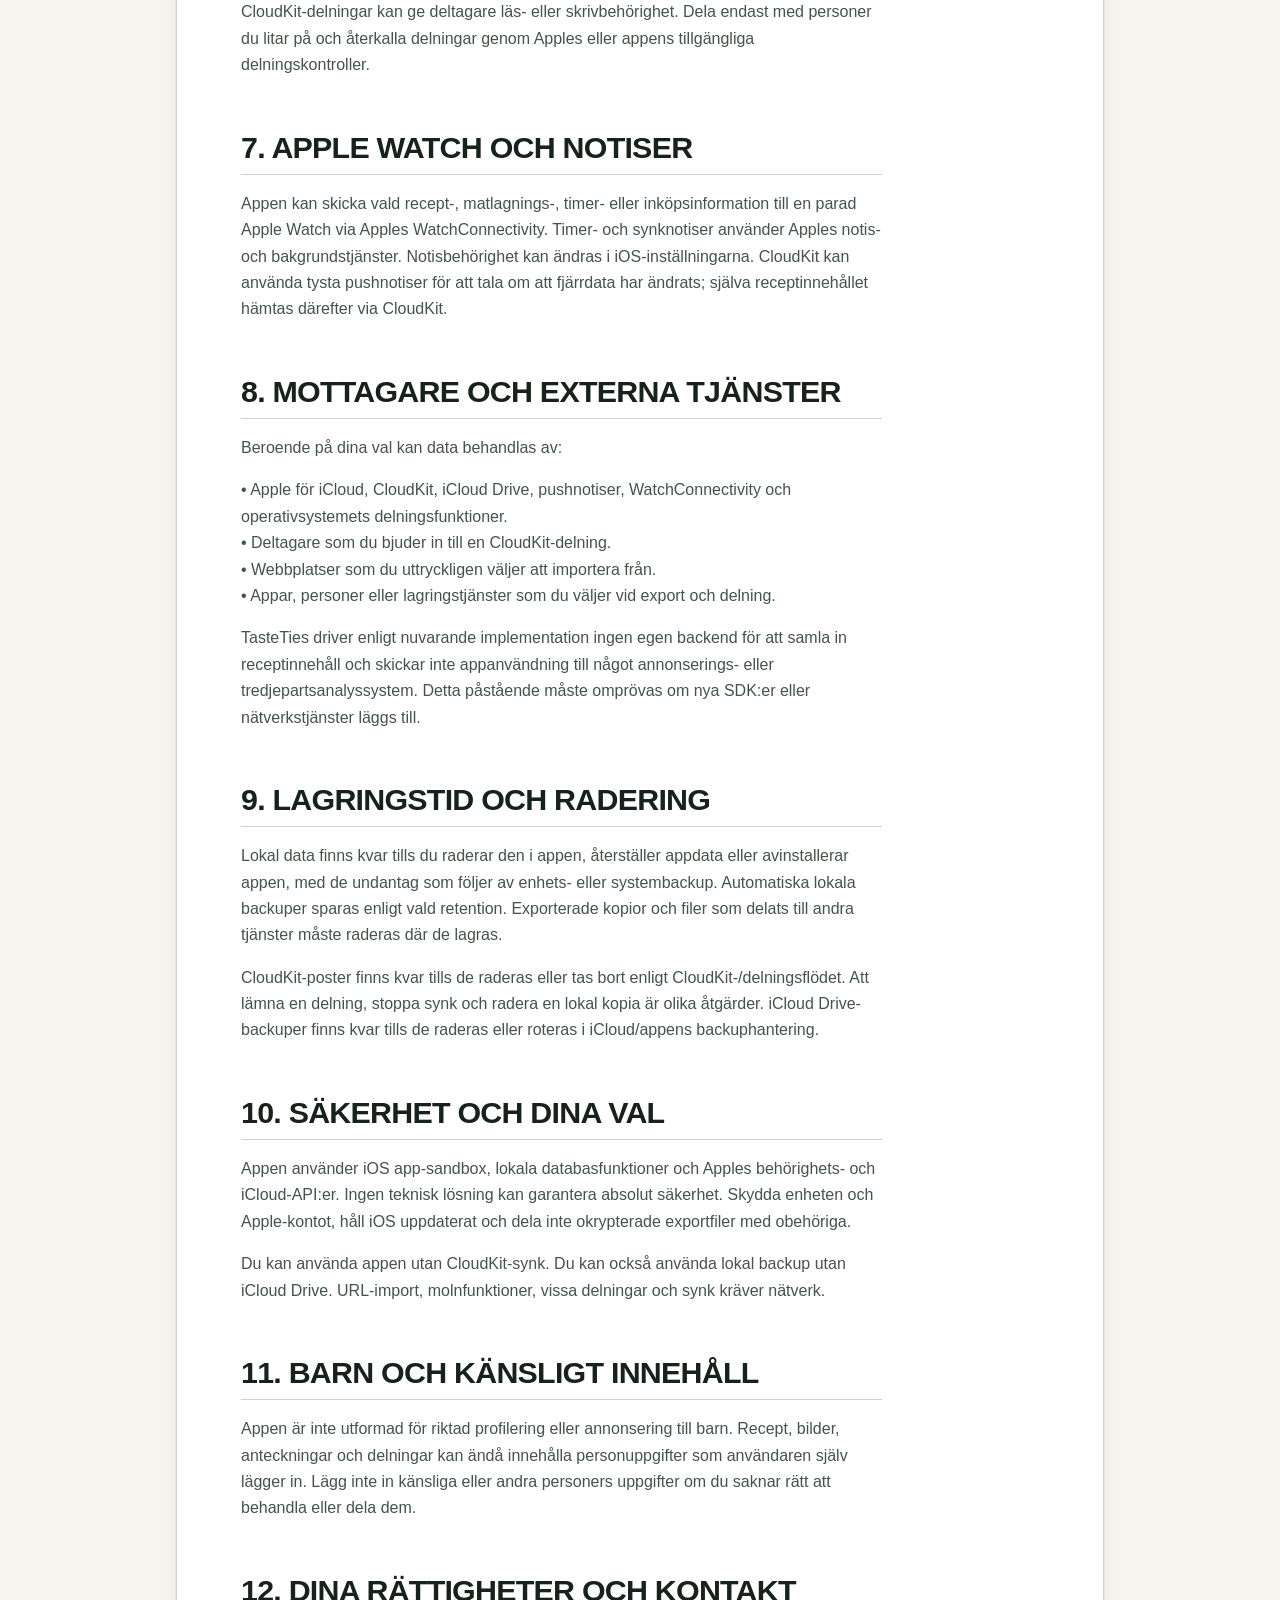
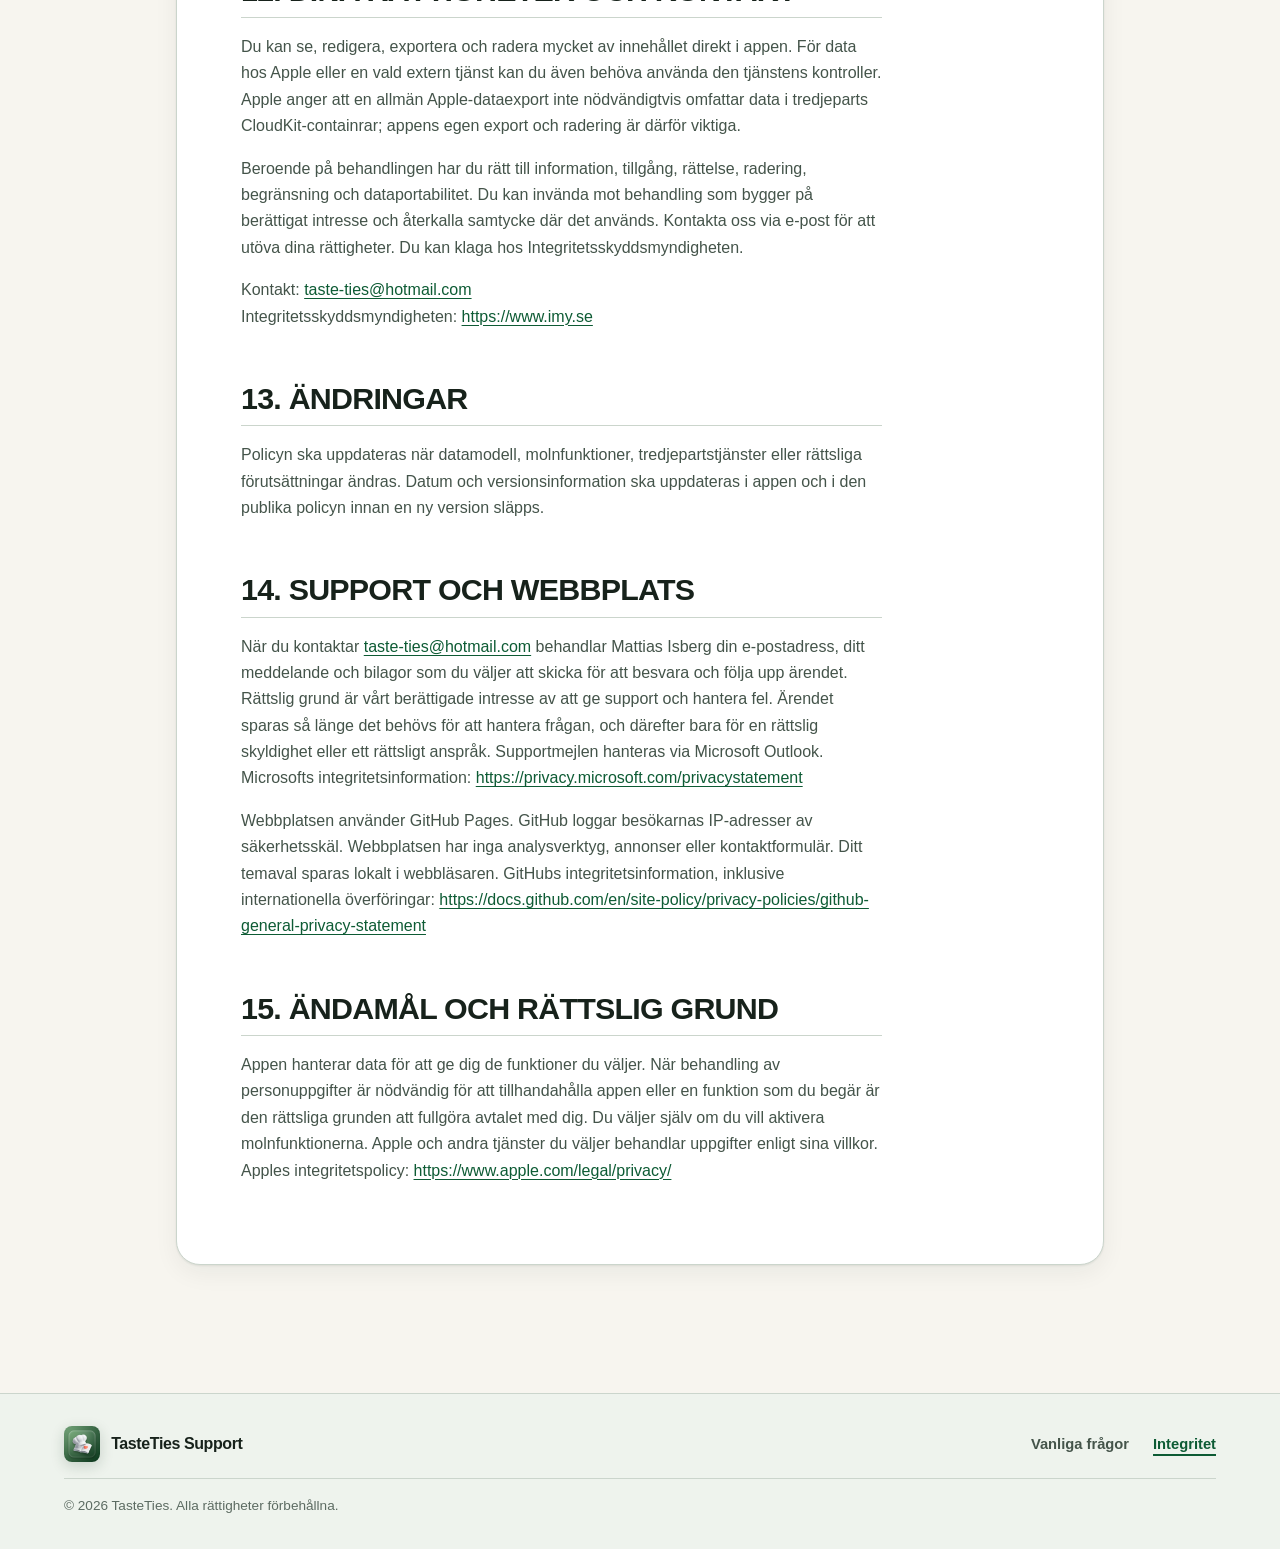
<file: privacy.html>
<!DOCTYPE html>
<html lang="sv" data-theme="light">
<head>
  <meta charset="UTF-8">
  <meta name="viewport" content="width=device-width, initial-scale=1.0">
  <meta name="description" content="Så hanterar TasteTies uppgifter i appen, på supportsidan och när du kontaktar supporten.">
  <meta name="robots" content="index, follow">
  <meta name="theme-color" content="#F7F5EF">
  <link rel="canonical" href="https://materi86.github.io/TasteTies-support/privacy.html">
  <title>Integritetspolicy – TasteTies</title>

  <link rel="icon" type="image/png" href="assets/app-icon.png">
  <link rel="stylesheet" href="css/style.css">
</head>
<body data-page="privacy">
  <a class="skip-link" href="#main-content">Hoppa till innehållet</a>

  <header class="site-header" id="main-header">
    <div class="container nav-container">
      <a href="index.html" class="logo" aria-label="TasteTies support – startsida">
        <img src="assets/app-icon.png" alt="" class="logo-img" width="44" height="44">
        <span>TasteTies</span>
        <span class="logo-context">Support</span>
      </a>
      <nav aria-label="Huvudnavigation" id="main-nav">
        <ul class="nav-links" id="nav-links">
          <li><a href="index.html#hjalpomraden">Hjälpområden</a></li>
          <li><a href="index.html#vanliga-fragor">Vanliga frågor</a></li>
          <li><a href="index.html#kontakt">Kontakt</a></li>
          <li><a href="privacy.html" aria-current="page">Integritet</a></li>
        </ul>
      </nav>
      <div class="nav-actions">
        <button id="theme-toggle" class="icon-button theme-toggle" type="button" aria-label="Byt till mörkt läge">
          <svg viewBox="0 0 24 24" aria-hidden="true" focusable="false"><path d="M12.3 2a10 10 0 0 0-1.9 19.5A10 10 0 0 0 22 9.7 10 10 0 0 1 12.3 2Z"/></svg>
          <span class="theme-label">Mörkt läge</span>
        </button>
        <button id="mobile-toggle" class="icon-button mobile-menu-toggle" type="button" aria-label="Öppna meny" aria-controls="main-nav" aria-expanded="false">
          <svg viewBox="0 0 24 24" aria-hidden="true" focusable="false"><path d="M4 7h16M4 12h16M4 17h16"/></svg>
        </button>
      </div>
    </div>
  </header>

  <main class="policy-page" id="main-content" tabindex="-1">
    <div class="container policy-shell">
      <a href="index.html" class="back-link"><span aria-hidden="true">←</span> Tillbaka till support</a>

      <article class="policy-card">
        <header class="policy-header">
          <p class="page-label">Juridisk information</p>
          <h1>Integritetspolicy</h1>
          <p class="policy-meta">Uppdaterad 7 november 2026 · <a href="privacy-en.html" hreflang="en" lang="en">English</a></p>
        </header>

        <div class="policy-content">
          <p>KONTAKTUPPGIFTER<br>
Personuppgiftsansvarig/utvecklare: Mattias Isberg<br>
E-post: <a href="mailto:taste-ties@hotmail.com">taste-ties@hotmail.com</a><br>
Postadress: Gulmåravägen 6, 443 70 Gråbo, Sverige<br>
Publik integritetspolicy: <a href="https://materi86.github.io/TasteTies-support/privacy.html">https://materi86.github.io/TasteTies-support/privacy.html</a></p>
          <section><h2>1. SAMMANFATTNING</h2>
          <p>TasteTies är en lokal-först-app. Recept, bilder, planering, inköpslistor, inställningar, importhistorik, timers och annan appdata lagras normalt i appens lokala databas, lokala filer eller lokala inställningslager på enheten.</p>
          <p>Appen är inte en ren offlineapp. Följande valbara eller användarinitierade funktioner kan överföra data från enheten:</p>
          <p>• CloudKit-synk och CloudKit-delning via användarens iCloud-konto.<br>
• Separat säkerhetskopiering av backupfiler till iCloud Drive.<br>
• Import från en URL och hämtning av bilder från en angiven webbplats.<br>
• Export och delning via iOS delningsruta, filer, QR-koder eller CloudKit-länkar.<br>
• Notiser och bakgrundssynk som använder Apples systemtjänster.<br>
• Överföring av vald matlagnings-, timer- eller inköpsinformation till en parad Apple Watch.</p>
          <p>Appen har ingen egen kontoregistrering och använder enligt den nu granskade produktionskonfigurationen inga annons- eller tredjepartsanalys-SDK:er. Detta hindrar inte att Apple, en webbplats som användaren importerar från eller en tjänst som användaren väljer i delningsrutan behandlar data enligt sina egna villkor.</p>
          </section>
          <section><h2>2. DATA SOM LAGRAS LOKALT</h2>
          <p>Beroende på vilka funktioner du använder kan appen lagra:</p>
          <p>• Receptdata: titel, beskrivning, ingredienser, instruktioner, portioner, tider, kategori, svårighetsgrad, favoriter, anteckningar, käll-URL och bilder.<br>
• Receptböcker, kategorier, sökningar och importhistorik.<br>
• Veckoplanering, inköpslistor och avbockningsstatus.<br>
• Matlagningssessioner, timers, notisstatus och lokala diagnostik-/interaktionsloggar.<br>
• Appinställningar, till exempel språk, tema, temperatur- och backupinställningar samt om CloudKit-synk är aktiverad.<br>
• Lokala backup-, import- och exportfiler.</p>
          <p>Den lokala lagringen använder bland annat SQLite, appens sandboxade filsystem och AsyncStorage. Operativsystemets enhets- och backupsäkerhet gäller för denna lagring.</p>
          </section>
          <section><h2>3. CLOUDKIT-SYNK</h2>
          <p>CloudKit-synk är avstängd som standard och startar först efter ett uttryckligt val i Inställningar. När synk är aktiverad kan appen lagra följande i appens iCloud-container:</p>
          <p>• Receptfält såsom titel, beskrivning, portioner, tider, svårighetsgrad, kategori, ingredienser, instruktioner, favoritstatus, importkälla/käll-URL, tidsstämplar och tillhörande bild.<br>
• Identifierare och metadata som behövs för synk, zoner, delning, konfliktbehandling och radering.<br>
• Inköpsposter såsom namn, mängd, enhet, kategori, källa, referens, avbockningsstatus och tidsstämplar.</p>
          <p>Data lagras i användarens privata CloudKit-databas eller, när användaren accepterar eller skapar en delning, i CloudKit-strukturer som är tillgängliga för sharets deltagare enligt deras behörigheter. Appen använder inte den publika CloudKit-databasen för normal receptsynk.</p>
          <p>Att stänga av CloudKit stoppar nya synkoperationer och bakgrundsprenumerationer i appen. Avstängning är inte samma sak som att automatiskt radera allt som redan har lagrats i iCloud. Radera innehåll medan synk fortfarande är aktiv eller använd tillgängliga iCloud-/appfunktioner innan du stänger av tjänsten om du vill ta bort molnkopior.</p>
          </section>
          <section><h2>4. ICLOUD DRIVE-SÄKERHETSKOPIERING</h2>
          <p>iCloud Drive-backup är separat från CloudKit-synk. Funktionen är avstängd tills användaren aktiverar den. När den används skapar appen en backupfil av den lokala databasen och kopierar filen till appens dokumentområde i iCloud Drive. En sådan backup kan innehålla recept, relaterade tabeller, receptböcker, kategorier, inköpslistor, planering, inställningar, historik och andra poster som ingår i databasen vid backuptillfället. Backupen innehåller databasposter. Bildfiler, veckoplaner som lagras utanför databasen och utkast följer inte med.</p>
          <p>Lokala automatiska backuper roteras enligt vald inställning. Kopior i iCloud omfattas även av användarens iCloud-lagring och Apples hantering. CloudKit-synk och iCloud Drive-backup måste bedömas, aktiveras och raderas var för sig.</p>
          </section>
          <section><h2>5. IMPORT FRÅN WEBB, FIL, BILD OCH QR</h2>
          <p>När du importerar från en URL gör enheten nätverksanrop till den adress du anger och kan hämta sidinnehåll och bilder. Webbplatsen och dess infrastruktur kan då ta emot exempelvis IP-adress, tidpunkt, begärd URL och vanliga nätverks-/HTTP-uppgifter. TasteTies styr inte webbplatsens loggning, cookies eller fortsatta behandling.</p>
          <p>ZIP-, text-, bild- och QR-import behandlas i appen efter att du valt eller skannat materialet. Kamera, bilder och filer används bara efter att du initierat motsvarande funktion och beviljat den åtkomst som iOS kräver. Importerat innehåll sparas lokalt först när du godkänner eller sparar resultatet, men importhistorik och tillfälliga filer kan skapas för att genomföra och felsöka flödet.</p>
          </section>
          <section><h2>6. EXPORT OCH DELNING</h2>
          <p>Export kan innehålla receptfält, bilder och metadata i ZIP-format. Exportfiler är inte utlovat totalsträckskrypterade av appen. När du väljer en mottagare eller tjänst i iOS delningsruta lämnar en kopia appens kontroll och behandlas av den mottagaren eller tjänsten.</p>
          <p>QR-delning kan antingen bära receptdata direkt i koden eller innehålla en CloudKit-delningslänk. Den som får QR-koden eller länken kan få åtkomst enligt valt delningssätt. CloudKit-delningar kan ge deltagare läs- eller skrivbehörighet. Dela endast med personer du litar på och återkalla delningar genom Apples eller appens tillgängliga delningskontroller.</p>
          </section>
          <section><h2>7. APPLE WATCH OCH NOTISER</h2>
          <p>Appen kan skicka vald recept-, matlagnings-, timer- eller inköpsinformation till en parad Apple Watch via Apples WatchConnectivity. Timer- och synknotiser använder Apples notis- och bakgrundstjänster. Notisbehörighet kan ändras i iOS-inställningarna. CloudKit kan använda tysta pushnotiser för att tala om att fjärrdata har ändrats; själva receptinnehållet hämtas därefter via CloudKit.</p>
          </section>
          <section><h2>8. MOTTAGARE OCH EXTERNA TJÄNSTER</h2>
          <p>Beroende på dina val kan data behandlas av:</p>
          <p>• Apple för iCloud, CloudKit, iCloud Drive, pushnotiser, WatchConnectivity och operativsystemets delningsfunktioner.<br>
• Deltagare som du bjuder in till en CloudKit-delning.<br>
• Webbplatser som du uttryckligen väljer att importera från.<br>
• Appar, personer eller lagringstjänster som du väljer vid export och delning.</p>
          <p>TasteTies driver enligt nuvarande implementation ingen egen backend för att samla in receptinnehåll och skickar inte appanvändning till något annonserings- eller tredjepartsanalyssystem. Detta påstående måste omprövas om nya SDK:er eller nätverkstjänster läggs till.</p>
          </section>
          <section><h2>9. LAGRINGSTID OCH RADERING</h2>
          <p>Lokal data finns kvar tills du raderar den i appen, återställer appdata eller avinstallerar appen, med de undantag som följer av enhets- eller systembackup. Automatiska lokala backuper sparas enligt vald retention. Exporterade kopior och filer som delats till andra tjänster måste raderas där de lagras.</p>
          <p>CloudKit-poster finns kvar tills de raderas eller tas bort enligt CloudKit-/delningsflödet. Att lämna en delning, stoppa synk och radera en lokal kopia är olika åtgärder. iCloud Drive-backuper finns kvar tills de raderas eller roteras i iCloud/appens backuphantering.</p>
          </section>
          <section><h2>10. SÄKERHET OCH DINA VAL</h2>
          <p>Appen använder iOS app-sandbox, lokala databasfunktioner och Apples behörighets- och iCloud-API:er. Ingen teknisk lösning kan garantera absolut säkerhet. Skydda enheten och Apple-kontot, håll iOS uppdaterat och dela inte okrypterade exportfiler med obehöriga.</p>
          <p>Du kan använda appen utan CloudKit-synk. Du kan också använda lokal backup utan iCloud Drive. URL-import, molnfunktioner, vissa delningar och synk kräver nätverk.</p>
          </section>
          <section><h2>11. BARN OCH KÄNSLIGT INNEHÅLL</h2>
          <p>Appen är inte utformad för riktad profilering eller annonsering till barn. Recept, bilder, anteckningar och delningar kan ändå innehålla personuppgifter som användaren själv lägger in. Lägg inte in känsliga eller andra personers uppgifter om du saknar rätt att behandla eller dela dem.</p>
          </section>
          <section><h2>12. DINA RÄTTIGHETER OCH KONTAKT</h2>
          <p>Du kan se, redigera, exportera och radera mycket av innehållet direkt i appen. För data hos Apple eller en vald extern tjänst kan du även behöva använda den tjänstens kontroller. Apple anger att en allmän Apple-dataexport inte nödvändigtvis omfattar data i tredjeparts CloudKit-containrar; appens egen export och radering är därför viktiga.</p>
          <p>Beroende på behandlingen har du rätt till information, tillgång, rättelse, radering, begränsning och dataportabilitet. Du kan invända mot behandling som bygger på berättigat intresse och återkalla samtycke där det används. Kontakta oss via e-post för att utöva dina rättigheter. Du kan klaga hos Integritetsskyddsmyndigheten.</p>
          <p>Kontakt: <a href="mailto:taste-ties@hotmail.com">taste-ties@hotmail.com</a><br>
Integritetsskyddsmyndigheten: <a href="https://www.imy.se">https://www.imy.se</a></p>
          </section>
          <section><h2>13. ÄNDRINGAR</h2>
          <p>Policyn ska uppdateras när datamodell, molnfunktioner, tredjepartstjänster eller rättsliga förutsättningar ändras. Datum och versionsinformation ska uppdateras i appen och i den publika policyn innan en ny version släpps.</p>
          </section>
          <section><h2>14. SUPPORT OCH WEBBPLATS</h2>
          <p>När du kontaktar <a href="mailto:taste-ties@hotmail.com">taste-ties@hotmail.com</a> behandlar Mattias Isberg din e-postadress, ditt meddelande och bilagor som du väljer att skicka för att besvara och följa upp ärendet. Rättslig grund är vårt berättigade intresse av att ge support och hantera fel. Ärendet sparas så länge det behövs för att hantera frågan, och därefter bara för en rättslig skyldighet eller ett rättsligt anspråk. Supportmejlen hanteras via Microsoft Outlook. Microsofts integritetsinformation: <a href="https://privacy.microsoft.com/privacystatement">https://privacy.microsoft.com/privacystatement</a></p>
          <p>Webbplatsen använder GitHub Pages. GitHub loggar besökarnas IP-adresser av säkerhetsskäl. Webbplatsen har inga analysverktyg, annonser eller kontaktformulär. Ditt temaval sparas lokalt i webbläsaren. GitHubs integritetsinformation, inklusive internationella överföringar: <a href="https://docs.github.com/en/site-policy/privacy-policies/github-general-privacy-statement">https://docs.github.com/en/site-policy/privacy-policies/github-general-privacy-statement</a></p>
          </section>
          <section><h2>15. ÄNDAMÅL OCH RÄTTSLIG GRUND</h2>
          <p>Appen hanterar data för att ge dig de funktioner du väljer. När behandling av personuppgifter är nödvändig för att tillhandahålla appen eller en funktion som du begär är den rättsliga grunden att fullgöra avtalet med dig. Du väljer själv om du vill aktivera molnfunktionerna. Apple och andra tjänster du väljer behandlar uppgifter enligt sina villkor. Apples integritetspolicy: <a href="https://www.apple.com/legal/privacy/">https://www.apple.com/legal/privacy/</a></p>
          </section>
        </div>
      </article>
    </div>
  </main>

  <footer class="site-footer">
    <div class="container footer-grid">
      <a href="index.html" class="footer-brand"><img src="assets/app-icon.png" alt="" width="36" height="36"><span>TasteTies Support</span></a>
      <nav aria-label="Sidfot"><ul class="footer-nav"><li><a href="index.html#vanliga-fragor">Vanliga frågor</a></li><li><a href="privacy.html" aria-current="page">Integritet</a></li></ul></nav>
      <p class="copyright">© <span data-current-year>2026</span> TasteTies. Alla rättigheter förbehållna.</p>
    </div>
  </footer>

  <script src="js/main.js"></script>
</body>
</html>
</file>
<file: css/style.css>
:root {
  color-scheme: light;
  --bg: #f7f5ef;
  --surface: #ffffff;
  --surface-muted: #eef3ed;
  --surface-strong: #dfe9df;
  --text: #17221b;
  --text-secondary: #44544a;
  --text-muted: #5c6b62;
  --brand: #0d5b34;
  --brand-strong: #084426;
  --brand-soft: #dcecdf;
  --brand-contrast: #ffffff;
  --border: #cbd5cc;
  --border-strong: #9eaea2;
  --warning-bg: #fff4d6;
  --warning-border: #d6a83b;
  --warning-text: #493400;
  --focus: #005fcc;
  --shadow-sm: 0 1px 2px rgba(20, 36, 26, 0.08), 0 8px 24px rgba(20, 36, 26, 0.06);
  --shadow-lg: 0 24px 70px rgba(20, 36, 26, 0.13);
  --radius-sm: 0.6rem;
  --radius-md: 1rem;
  --radius-lg: 1.5rem;
  --container: 72rem;
  --reading-width: 72ch;
  --header-height: 4.75rem;
  --transition: 180ms ease;
}

[data-theme="dark"] {
  color-scheme: dark;
  --bg: #101713;
  --surface: #18211c;
  --surface-muted: #1d2a22;
  --surface-strong: #27382d;
  --text: #f2f6f3;
  --text-secondary: #cad5cd;
  --text-muted: #aebdb3;
  --brand: #82d29d;
  --brand-strong: #a1e7b8;
  --brand-soft: #203c2a;
  --brand-contrast: #0b2615;
  --border: #3d4d42;
  --border-strong: #64776a;
  --warning-bg: #3a2d0c;
  --warning-border: #d7ad45;
  --warning-text: #ffe8a3;
  --focus: #8bc4ff;
  --shadow-sm: 0 1px 2px rgba(0, 0, 0, 0.35), 0 10px 28px rgba(0, 0, 0, 0.22);
  --shadow-lg: 0 24px 70px rgba(0, 0, 0, 0.35);
}

*,
*::before,
*::after {
  box-sizing: border-box;
}

html {
  scroll-behavior: smooth;
  scroll-padding-top: calc(var(--header-height) + 1.5rem);
}

body {
  margin: 0;
  min-width: 20rem;
  background: var(--bg);
  color: var(--text);
  font-family: -apple-system, BlinkMacSystemFont, "SF Pro Text", "Segoe UI", sans-serif;
  font-size: 1rem;
  line-height: 1.65;
  text-rendering: optimizeLegibility;
  -webkit-font-smoothing: antialiased;
}

body.nav-open {
  overflow: hidden;
}

h1,
h2,
h3,
p,
ul,
ol,
dl {
  margin-top: 0;
}

h1,
h2,
h3 {
  color: var(--text);
  font-family: -apple-system, BlinkMacSystemFont, "SF Pro Display", "Segoe UI", sans-serif;
  font-weight: 750;
  letter-spacing: -0.035em;
  line-height: 1.08;
}

h1 {
  max-width: 12ch;
  margin-bottom: 1.35rem;
  font-size: clamp(3rem, 7vw, 5.75rem);
}

h2 {
  margin-bottom: 1rem;
  font-size: clamp(2rem, 4vw, 3.25rem);
}

h3 {
  margin-bottom: 0.75rem;
  font-size: 1.3rem;
}

p {
  margin-bottom: 1rem;
}

a {
  color: var(--brand);
  text-decoration-thickness: 0.08em;
  text-underline-offset: 0.18em;
}

a:hover {
  color: var(--brand-strong);
}

button,
input,
textarea {
  font: inherit;
}

button,
a {
  -webkit-tap-highlight-color: transparent;
}

:where(a, button, input, textarea, summary):focus-visible {
  outline: 3px solid var(--focus);
  outline-offset: 3px;
}

img,
svg {
  display: block;
  max-width: 100%;
}

.container {
  width: min(calc(100% - 2rem), var(--container));
  margin-inline: auto;
}

.skip-link {
  position: fixed;
  top: 0.75rem;
  left: 0.75rem;
  z-index: 1000;
  padding: 0.7rem 1rem;
  border-radius: var(--radius-sm);
  background: var(--text);
  color: var(--bg);
  font-weight: 700;
  transform: translateY(-160%);
  transition: transform var(--transition);
}

.skip-link:focus {
  color: var(--bg);
  transform: translateY(0);
}

.site-header {
  position: sticky;
  top: 0;
  z-index: 100;
  min-height: var(--header-height);
  border-bottom: 1px solid color-mix(in srgb, var(--border) 75%, transparent);
  background: color-mix(in srgb, var(--bg) 92%, transparent);
  backdrop-filter: blur(18px);
  -webkit-backdrop-filter: blur(18px);
}

.nav-container {
  min-height: var(--header-height);
  display: grid;
  grid-template-columns: auto 1fr auto;
  align-items: center;
  gap: 1.5rem;
}

.logo,
.footer-brand {
  display: inline-flex;
  align-items: center;
  gap: 0.7rem;
  color: var(--text);
  font-weight: 800;
  letter-spacing: -0.025em;
  text-decoration: none;
}

.logo:hover,
.footer-brand:hover {
  color: var(--text);
}

.logo-img,
.footer-brand img,
.quick-help img {
  flex: 0 0 auto;
  border-radius: 22%;
  box-shadow: 0 4px 14px rgba(20, 53, 33, 0.18);
}

.logo-context {
  padding-left: 0.7rem;
  border-left: 1px solid var(--border);
  color: var(--text-secondary);
  font-size: 0.9rem;
  font-weight: 600;
  letter-spacing: 0;
}

#main-nav {
  justify-self: end;
}

.nav-links,
.footer-nav {
  display: flex;
  align-items: center;
  gap: 1.5rem;
  margin: 0;
  padding: 0;
  list-style: none;
}

.nav-links a,
.footer-nav a {
  color: var(--text-secondary);
  font-size: 0.92rem;
  font-weight: 650;
  text-decoration: none;
}

.nav-links a:hover,
.nav-links a[aria-current="page"],
.footer-nav a:hover,
.footer-nav a[aria-current="page"] {
  color: var(--brand);
}

.nav-links a[aria-current="page"],
.footer-nav a[aria-current="page"] {
  text-decoration: underline;
  text-decoration-thickness: 0.12em;
  text-underline-offset: 0.35em;
}

.nav-actions {
  display: flex;
  align-items: center;
  gap: 0.5rem;
}

.icon-button {
  min-height: 2.75rem;
  border: 1px solid var(--border);
  border-radius: 999px;
  background: var(--surface);
  color: var(--text);
  cursor: pointer;
  transition: background-color var(--transition), border-color var(--transition), transform var(--transition);
}

.icon-button:hover {
  border-color: var(--border-strong);
  background: var(--surface-muted);
}

.icon-button:active {
  transform: translateY(1px);
}

.theme-toggle {
  display: inline-flex;
  align-items: center;
  gap: 0.5rem;
  padding: 0.55rem 0.85rem;
}

.icon-button svg {
  width: 1.2rem;
  height: 1.2rem;
  fill: none;
  stroke: currentColor;
  stroke-width: 1.8;
  stroke-linecap: round;
  stroke-linejoin: round;
}

.theme-label {
  font-size: 0.85rem;
  font-weight: 700;
}

.mobile-menu-toggle {
  display: none;
  width: 2.75rem;
  align-items: center;
  justify-content: center;
  padding: 0;
}

.support-hero {
  position: relative;
  overflow: hidden;
  padding: clamp(4.5rem, 9vw, 8rem) 0;
}

.support-hero::before {
  content: "";
  position: absolute;
  width: 34rem;
  height: 34rem;
  right: -12rem;
  top: -17rem;
  border-radius: 50%;
  background: var(--brand-soft);
  opacity: 0.72;
  filter: blur(2px);
  pointer-events: none;
}

.hero-grid {
  position: relative;
  display: grid;
  grid-template-columns: minmax(0, 1.15fr) minmax(18rem, 0.75fr);
  align-items: center;
  gap: clamp(3rem, 8vw, 7rem);
}

.page-label,
.status-label {
  margin-bottom: 0.9rem;
  color: var(--brand);
  font-size: 0.82rem;
  font-weight: 800;
  letter-spacing: 0.09em;
  text-transform: uppercase;
}

.hero-lead {
  max-width: 63ch;
  margin-bottom: 2rem;
  color: var(--text-secondary);
  font-size: clamp(1.12rem, 2vw, 1.32rem);
  line-height: 1.6;
}

.hero-actions {
  display: flex;
  flex-wrap: wrap;
  gap: 0.8rem;
}

.button {
  min-height: 3.1rem;
  display: inline-flex;
  align-items: center;
  justify-content: center;
  padding: 0.75rem 1.2rem;
  border: 1px solid transparent;
  border-radius: 999px;
  font-weight: 750;
  text-decoration: none;
  transition: background-color var(--transition), border-color var(--transition), transform var(--transition), box-shadow var(--transition);
}

.button:hover {
  transform: translateY(-1px);
}

.button-primary {
  background: var(--brand);
  color: var(--brand-contrast);
  box-shadow: 0 9px 26px color-mix(in srgb, var(--brand) 24%, transparent);
}

.button-primary:hover {
  background: var(--brand-strong);
  color: var(--brand-contrast);
}

.button-secondary {
  border-color: var(--border-strong);
  background: transparent;
  color: var(--text);
}

.button-secondary:hover {
  border-color: var(--brand);
  background: var(--surface);
  color: var(--brand);
}

.platform-note {
  max-width: 54ch;
  margin: 1.2rem 0 0;
  color: var(--text-muted);
  font-size: 0.9rem;
}

.quick-help {
  padding: clamp(1.5rem, 3vw, 2.25rem);
  border: 1px solid var(--border);
  border-radius: var(--radius-lg);
  background: var(--surface);
  box-shadow: var(--shadow-lg);
}

.quick-help-heading {
  display: flex;
  align-items: center;
  gap: 1rem;
  padding-bottom: 1.4rem;
  border-bottom: 1px solid var(--border);
}

.quick-help-heading .status-label {
  margin-bottom: 0.2rem;
}

.quick-help h2 {
  margin: 0;
  font-size: 1.55rem;
  letter-spacing: -0.025em;
}

.checklist {
  counter-reset: quick-step;
  display: grid;
  gap: 1rem;
  margin: 1.5rem 0;
  padding: 0;
  list-style: none;
}

.checklist li {
  counter-increment: quick-step;
  display: grid;
  grid-template-columns: 1.8rem 1fr;
  gap: 0.75rem;
  color: var(--text-secondary);
  line-height: 1.5;
}

.checklist li::before {
  content: counter(quick-step);
  width: 1.8rem;
  height: 1.8rem;
  display: grid;
  place-items: center;
  border-radius: 50%;
  background: var(--brand-soft);
  color: var(--brand);
  font-size: 0.78rem;
  font-weight: 800;
}

.text-link,
.back-link {
  display: inline-flex;
  align-items: center;
  gap: 0.45rem;
  color: var(--brand);
  font-weight: 750;
  text-decoration: none;
}

.text-link:hover,
.back-link:hover {
  text-decoration: underline;
}

.truth-strip {
  border-block: 1px solid var(--border);
  background: var(--surface-strong);
}

.truth-strip-inner {
  display: flex;
  align-items: baseline;
  gap: 0.75rem 1rem;
  padding-block: 1.1rem;
  color: var(--text-secondary);
  font-size: 0.95rem;
}

.truth-strip strong {
  flex: 0 0 auto;
  color: var(--text);
}

.section {
  padding: clamp(4.5rem, 8vw, 7.5rem) 0;
}

.section-muted {
  border-block: 1px solid var(--border);
  background: var(--surface-muted);
}

.section-heading {
  margin-bottom: 2.5rem;
}

.section-heading h2 {
  margin-bottom: 0;
}

.split-heading {
  display: grid;
  grid-template-columns: 1fr minmax(18rem, 0.7fr);
  align-items: end;
  gap: 2rem 5rem;
}

.split-heading > p {
  max-width: 48ch;
  margin: 0 0 0.3rem;
  color: var(--text-secondary);
}

.topic-list {
  display: grid;
  grid-template-columns: repeat(2, minmax(0, 1fr));
  border-top: 1px solid var(--border);
}

.topic-link {
  min-height: 6.8rem;
  display: flex;
  align-items: center;
  justify-content: space-between;
  gap: 1.5rem;
  padding: 1.4rem 1rem;
  border-bottom: 1px solid var(--border);
  color: var(--text);
  text-decoration: none;
  transition: background-color var(--transition);
}

.topic-link:nth-child(odd) {
  border-right: 1px solid var(--border);
  padding-left: 0;
  padding-right: 2rem;
}

.topic-link:nth-child(even) {
  padding-left: 2rem;
  padding-right: 0;
}

.topic-link:hover {
  background: color-mix(in srgb, var(--brand-soft) 44%, transparent);
  color: var(--brand);
}

.topic-link strong,
.topic-link small {
  display: block;
}

.topic-link strong {
  margin-bottom: 0.25rem;
  font-size: 1.08rem;
}

.topic-link small {
  color: var(--text-muted);
  font-size: 0.9rem;
}

.topic-link > span:last-child {
  font-size: 1.4rem;
  transition: transform var(--transition);
}

.topic-link:hover > span:last-child {
  transform: translateX(0.25rem);
}

.faq-layout {
  display: grid;
  grid-template-columns: minmax(16rem, 0.55fr) minmax(0, 1fr);
  align-items: start;
  gap: clamp(3rem, 8vw, 7rem);
}

.faq-intro {
  position: sticky;
  top: calc(var(--header-height) + 2rem);
}

.faq-intro > p:not(.page-label) {
  max-width: 43ch;
  color: var(--text-secondary);
}

.small-note,
.privacy-note {
  padding-top: 1rem;
  border-top: 1px solid var(--border);
  color: var(--text-muted);
  font-size: 0.9rem;
}

.faq-list {
  border-top: 1px solid var(--border-strong);
}

.faq-item {
  scroll-margin-top: calc(var(--header-height) + 1.5rem);
  border-bottom: 1px solid var(--border-strong);
}

.faq-item summary {
  position: relative;
  padding: 1.45rem 3rem 1.45rem 0;
  color: var(--text);
  font-size: 1.08rem;
  font-weight: 750;
  line-height: 1.4;
  list-style: none;
  cursor: pointer;
}

.faq-item summary::-webkit-details-marker {
  display: none;
}

.faq-item summary::after {
  content: "+";
  position: absolute;
  top: 50%;
  right: 0.25rem;
  width: 1.8rem;
  height: 1.8rem;
  display: grid;
  place-items: center;
  border: 1px solid var(--border-strong);
  border-radius: 50%;
  color: var(--brand);
  font-size: 1.25rem;
  font-weight: 500;
  transform: translateY(-50%);
}

.faq-item[open] summary::after {
  content: "−";
}

.faq-answer {
  max-width: var(--reading-width);
  padding: 0 3rem 1.6rem 0;
  color: var(--text-secondary);
}

.faq-answer p:last-child,
.faq-answer ol:last-child {
  margin-bottom: 0;
}

.faq-answer li + li {
  margin-top: 0.55rem;
}

.contact-section {
  background: var(--bg);
}

.contact-layout {
  display: grid;
  grid-template-columns: minmax(0, 0.9fr) minmax(18rem, 0.65fr);
  align-items: start;
  gap: clamp(3rem, 9vw, 8rem);
}

.contact-layout > div:first-child > p:not(.page-label) {
  max-width: 57ch;
  color: var(--text-secondary);
  font-size: 1.08rem;
}

.release-notice,
.legal-warning {
  padding: 1.1rem 1.2rem;
  border: 1px solid var(--warning-border);
  border-radius: var(--radius-md);
  background: var(--warning-bg);
  color: var(--warning-text);
}

.release-notice {
  max-width: 42rem;
  display: grid;
  gap: 0.2rem;
  margin-top: 1.5rem;
}

.release-notice span {
  font-size: 0.92rem;
}

.contact-prep {
  padding: 2rem;
  border: 1px solid var(--border);
  border-radius: var(--radius-lg);
  background: var(--surface);
  box-shadow: var(--shadow-sm);
}

.check-list {
  display: grid;
  gap: 0.8rem;
  margin: 1.25rem 0;
  padding: 0;
  list-style: none;
}

.check-list li {
  position: relative;
  padding-left: 1.7rem;
  color: var(--text-secondary);
}

.check-list li::before {
  content: "✓";
  position: absolute;
  left: 0;
  color: var(--brand);
  font-weight: 900;
}

.site-footer {
  border-top: 1px solid var(--border);
  background: var(--surface-muted);
}

.footer-grid {
  min-height: 9rem;
  display: grid;
  grid-template-columns: 1fr auto;
  align-items: center;
  gap: 1rem 3rem;
  padding-block: 2rem;
}

.copyright {
  grid-column: 1 / -1;
  margin: 0;
  padding-top: 1rem;
  border-top: 1px solid var(--border);
  color: var(--text-muted);
  font-size: 0.85rem;
}

.policy-page {
  padding: clamp(2.5rem, 6vw, 5rem) 0 clamp(5rem, 10vw, 8rem);
}

.policy-shell {
  max-width: 58rem;
}

.back-link {
  margin-bottom: 1.5rem;
}

.policy-card {
  padding: clamp(1.5rem, 5vw, 4.5rem);
  border: 1px solid var(--border);
  border-radius: var(--radius-lg);
  background: var(--surface);
  box-shadow: var(--shadow-sm);
}

.policy-header {
  margin-bottom: 2rem;
  padding-bottom: 2rem;
  border-bottom: 1px solid var(--border);
}

.policy-header h1 {
  max-width: none;
  margin-bottom: 0.75rem;
  font-size: clamp(2.6rem, 6vw, 4.6rem);
}

.policy-meta {
  margin-bottom: 0;
  color: var(--text-muted);
  font-size: 0.92rem;
}

.legal-warning {
  margin-bottom: 1.5rem;
}

.legal-warning p {
  margin: 0.3rem 0 0;
}

.legal-identity {
  display: grid;
  grid-template-columns: repeat(3, minmax(0, 1fr));
  gap: 1px;
  margin: 0 0 3rem;
  overflow: hidden;
  border: 1px solid var(--border);
  border-radius: var(--radius-md);
  background: var(--border);
}

.legal-identity div {
  padding: 1rem;
  background: var(--surface-muted);
}

.legal-identity dt {
  margin-bottom: 0.25rem;
  color: var(--text-muted);
  font-size: 0.76rem;
  font-weight: 800;
  letter-spacing: 0.055em;
  text-transform: uppercase;
}

.legal-identity dd {
  margin: 0;
  color: var(--text);
  font-size: 0.92rem;
  font-weight: 650;
}

.policy-content {
  max-width: var(--reading-width);
}

.policy-content section + section {
  margin-top: 3.25rem;
}

.policy-content h2 {
  margin-bottom: 1rem;
  padding-bottom: 0.65rem;
  border-bottom: 1px solid var(--border);
  font-size: clamp(1.45rem, 3vw, 1.9rem);
  letter-spacing: -0.025em;
}

.policy-content p,
.policy-content li {
  color: var(--text-secondary);
}

.policy-content ul,
.policy-content ol {
  padding-left: 1.4rem;
}

.policy-content li + li {
  margin-top: 0.45rem;
}

@media (max-width: 62rem) {
  .nav-links {
    gap: 1rem;
  }

  .nav-links a {
    font-size: 0.86rem;
  }

  .theme-label {
    display: none;
  }

  .theme-toggle {
    width: 2.75rem;
    justify-content: center;
    padding: 0;
  }
}

@media (max-width: 50rem) {
  :root {
    --header-height: 4.25rem;
  }

  .nav-container {
    grid-template-columns: 1fr auto;
    gap: 0.75rem;
  }

  .mobile-menu-toggle {
    display: inline-flex;
  }

  #main-nav {
    grid-column: 1 / -1;
    justify-self: stretch;
    padding-bottom: 1rem;
  }

  .js #main-nav {
    display: none;
  }

  .js #main-nav.is-open {
    display: block;
  }

  .nav-links {
    display: grid;
    align-items: stretch;
    gap: 0;
    padding-top: 0.45rem;
    border-top: 1px solid var(--border);
  }

  .nav-links a {
    min-height: 3rem;
    display: flex;
    align-items: center;
    border-bottom: 1px solid var(--border);
    font-size: 1rem;
  }

  .hero-grid,
  .split-heading,
  .faq-layout,
  .contact-layout {
    grid-template-columns: 1fr;
  }

  .hero-grid {
    gap: 3rem;
  }

  .faq-intro {
    position: static;
  }

  .topic-list {
    grid-template-columns: 1fr;
  }

  .topic-link:nth-child(odd),
  .topic-link:nth-child(even) {
    border-right: 0;
    padding-inline: 0;
  }

  .legal-identity {
    grid-template-columns: 1fr;
  }

  .footer-grid {
    grid-template-columns: 1fr;
  }

  .footer-nav {
    flex-wrap: wrap;
  }

  .copyright {
    grid-column: 1;
  }
}

@media (max-width: 34rem) {
  .container {
    width: min(calc(100% - 1.25rem), var(--container));
  }

  .logo-context {
    display: none;
  }

  h1 {
    font-size: clamp(2.75rem, 15vw, 4.2rem);
  }

  .support-hero {
    padding-block: 3.5rem;
  }

  .hero-actions {
    display: grid;
  }

  .button {
    width: 100%;
  }

  .truth-strip-inner {
    display: grid;
  }

  .quick-help-heading {
    align-items: flex-start;
  }

  .section {
    padding-block: 4rem;
  }

  .faq-answer {
    padding-right: 0.5rem;
  }

  .contact-prep,
  .policy-card {
    border-radius: var(--radius-md);
  }

  .footer-nav {
    display: grid;
    align-items: start;
    gap: 0.75rem;
  }
}

@media (prefers-reduced-motion: reduce) {
  html {
    scroll-behavior: auto;
  }

  *,
  *::before,
  *::after {
    scroll-behavior: auto !important;
    transition-duration: 0.01ms !important;
  }
}
</file>
